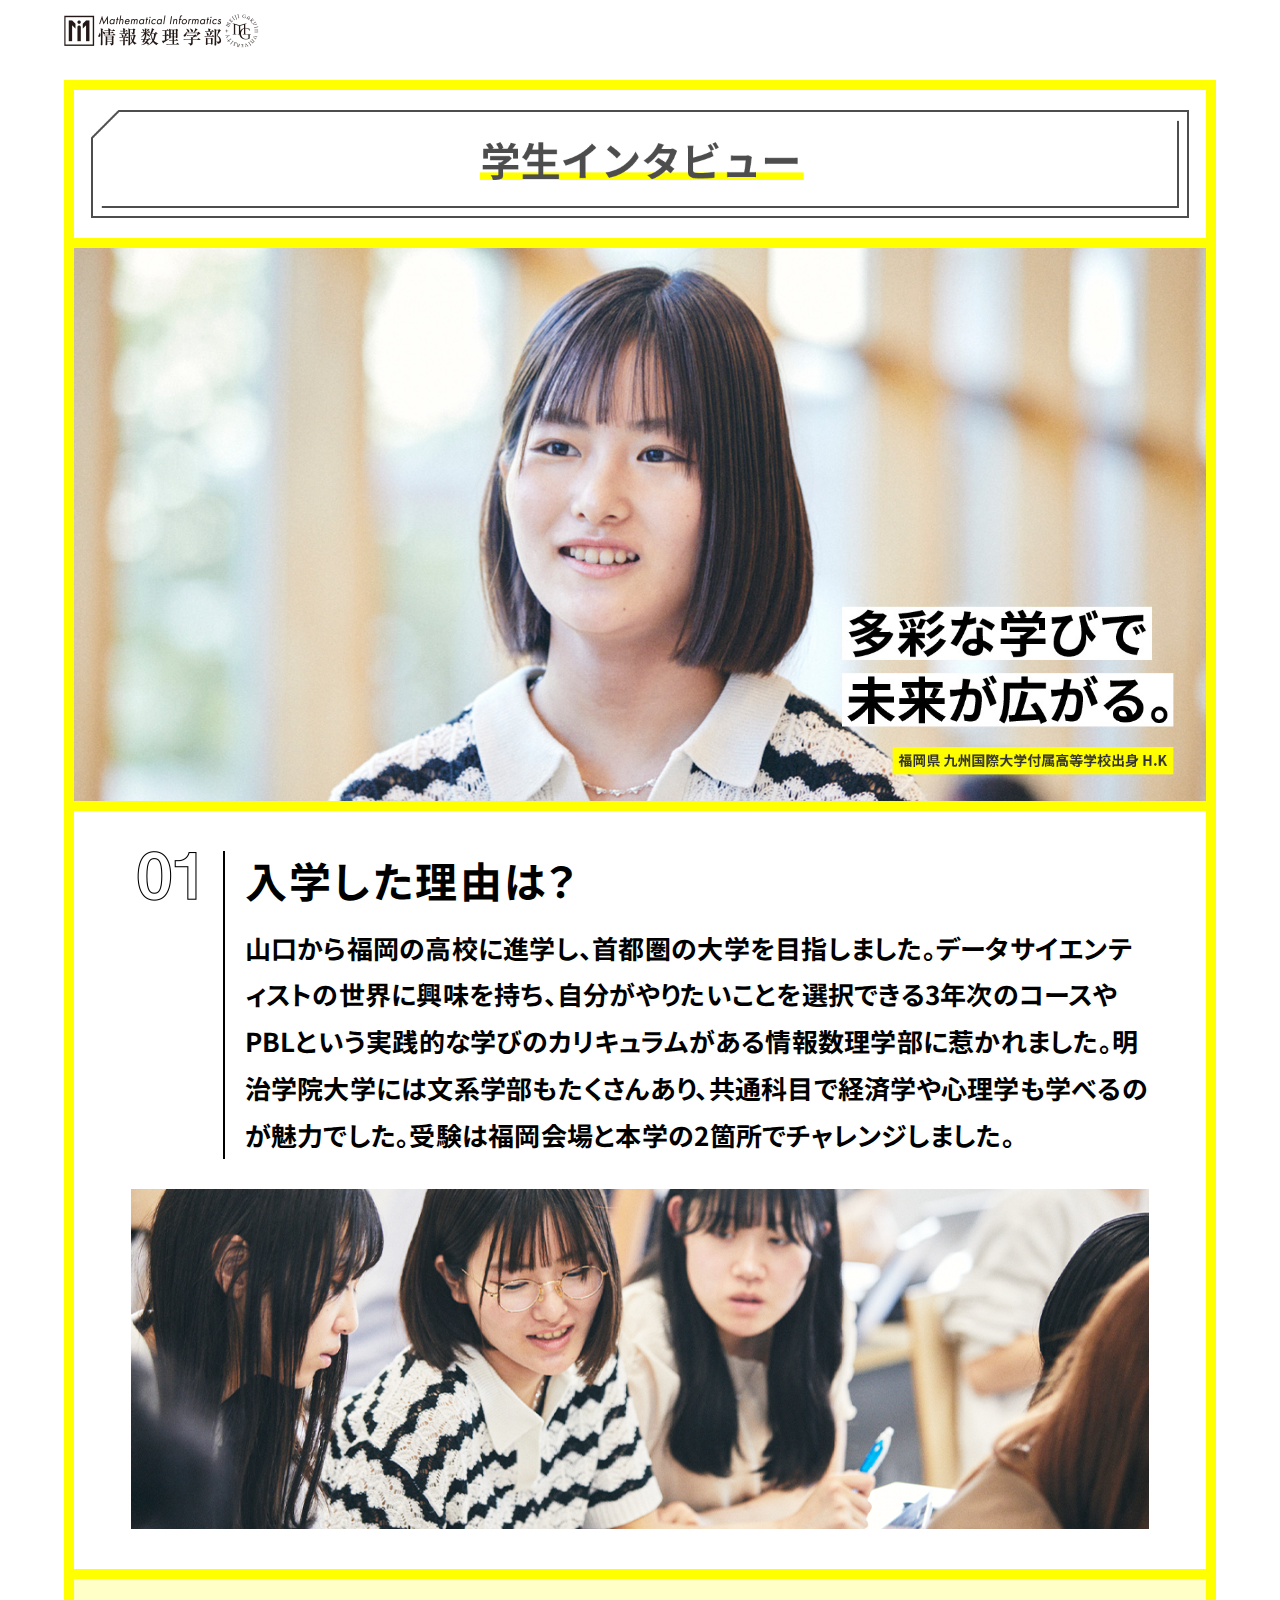
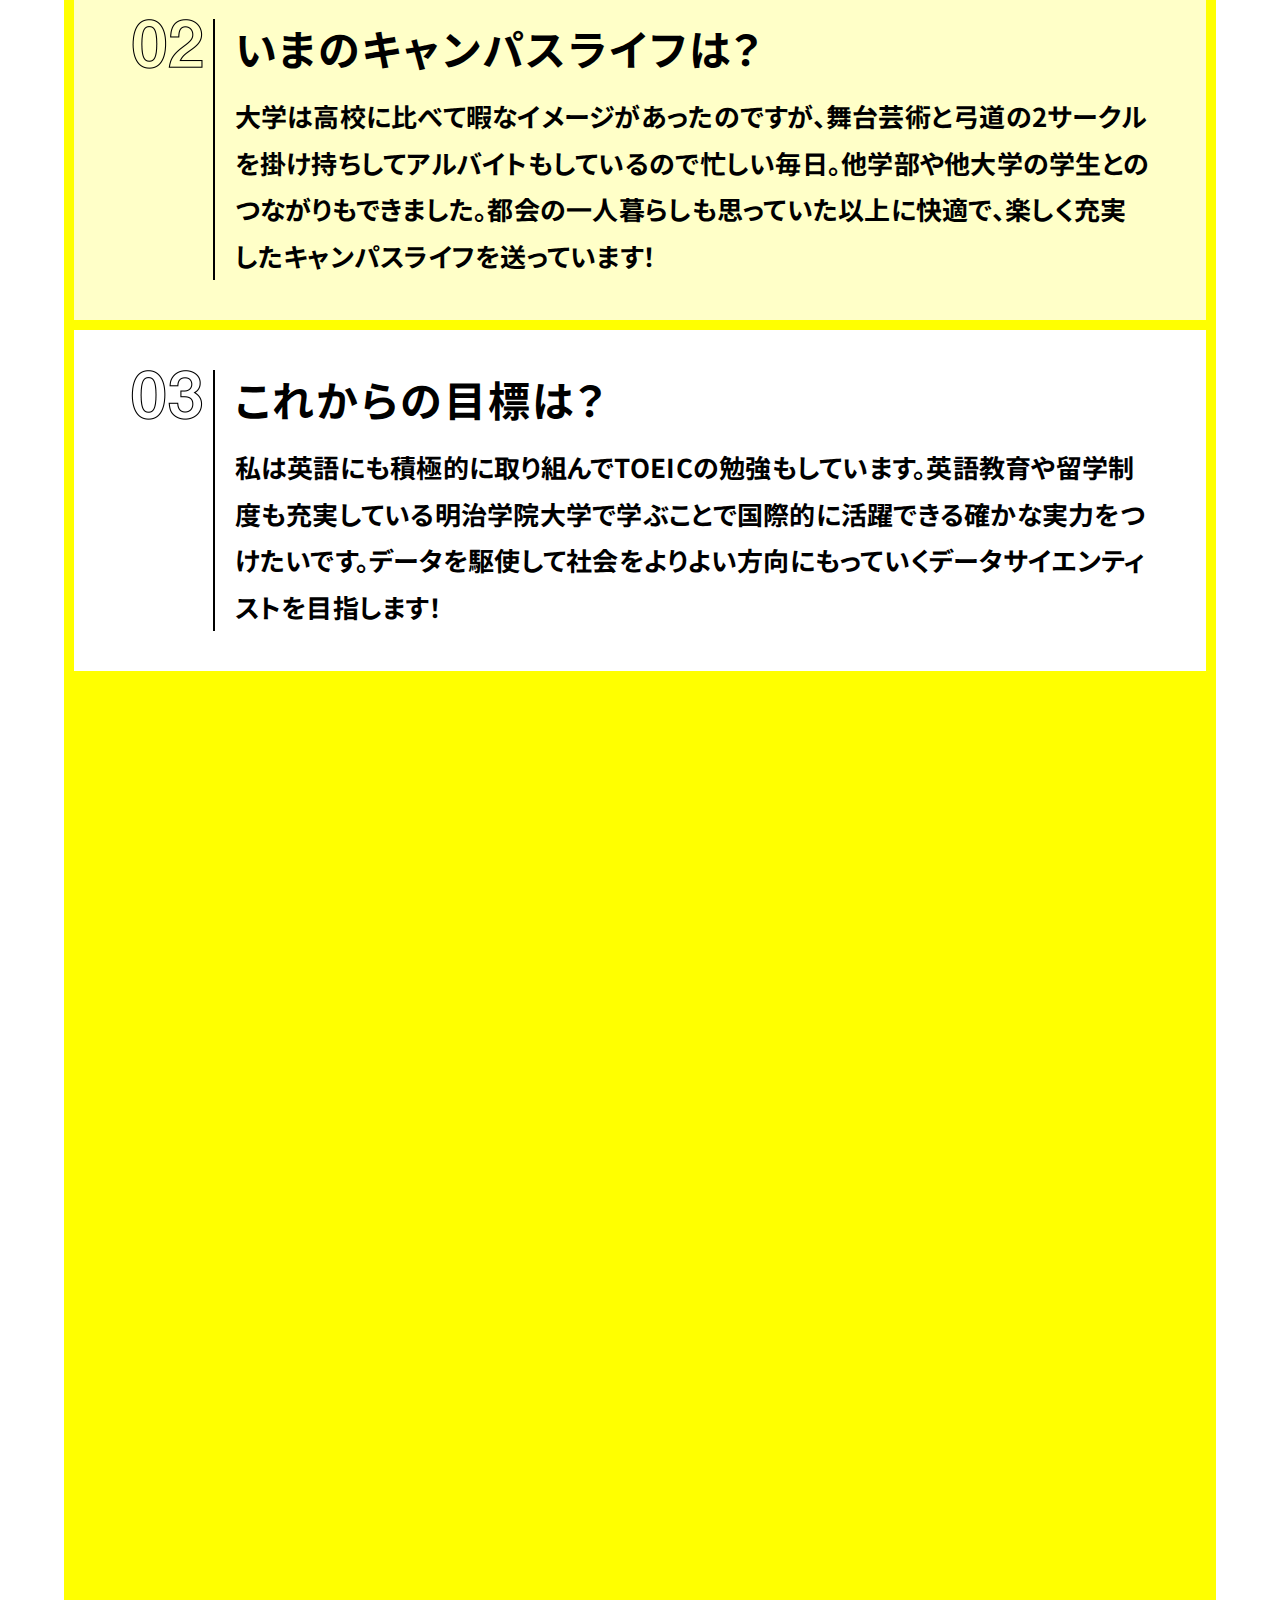
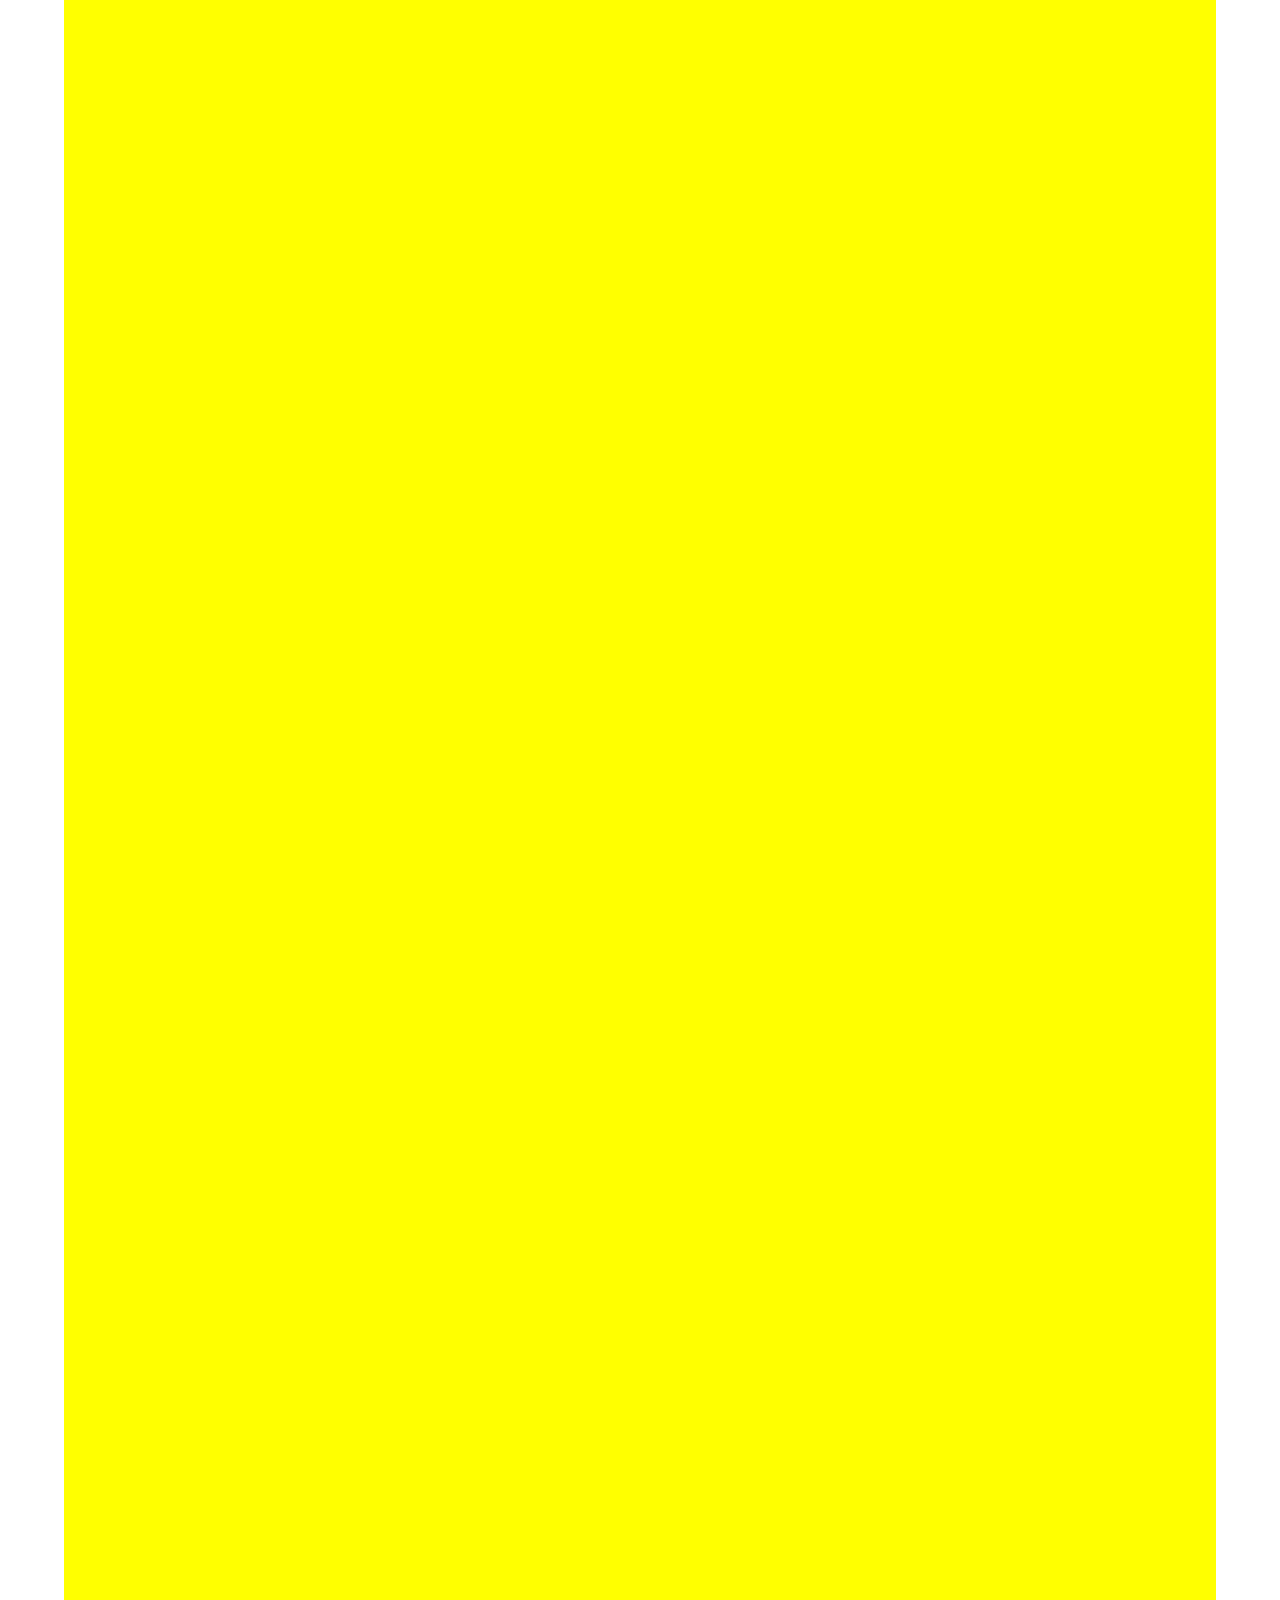
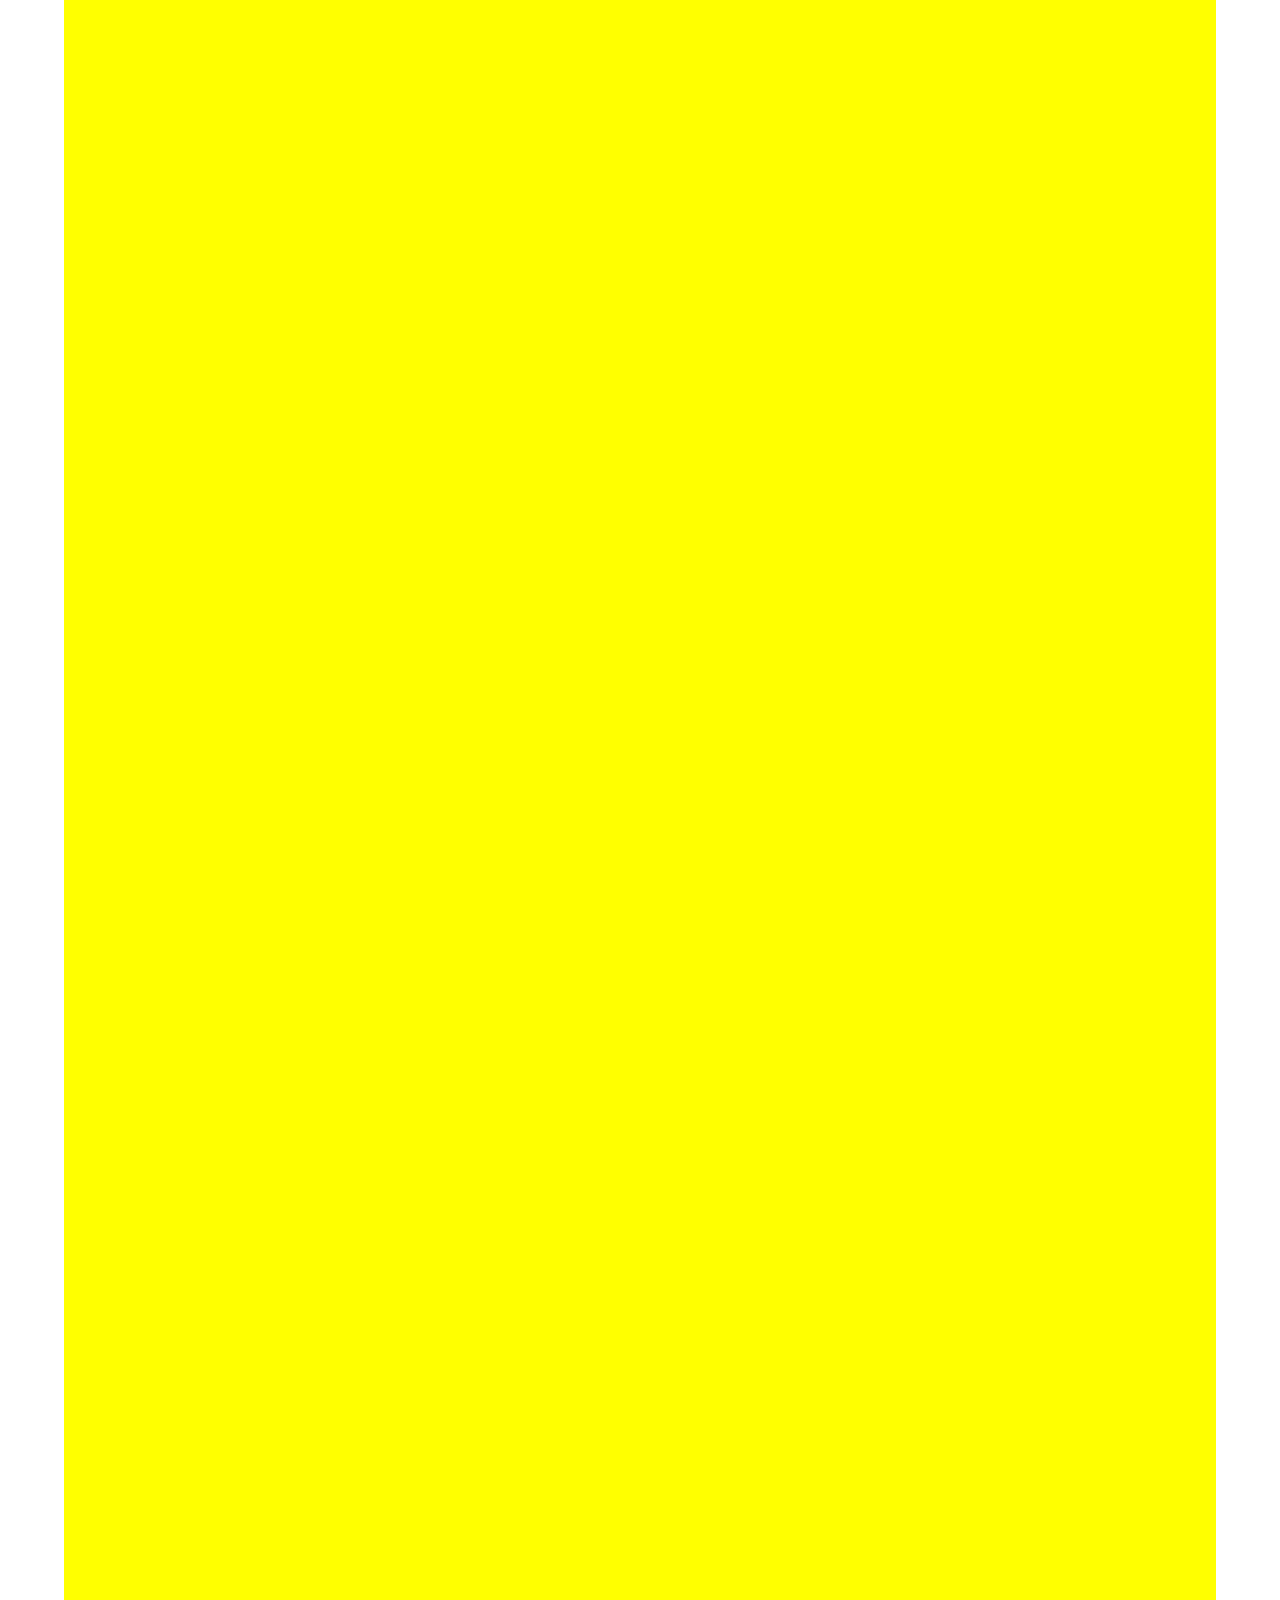
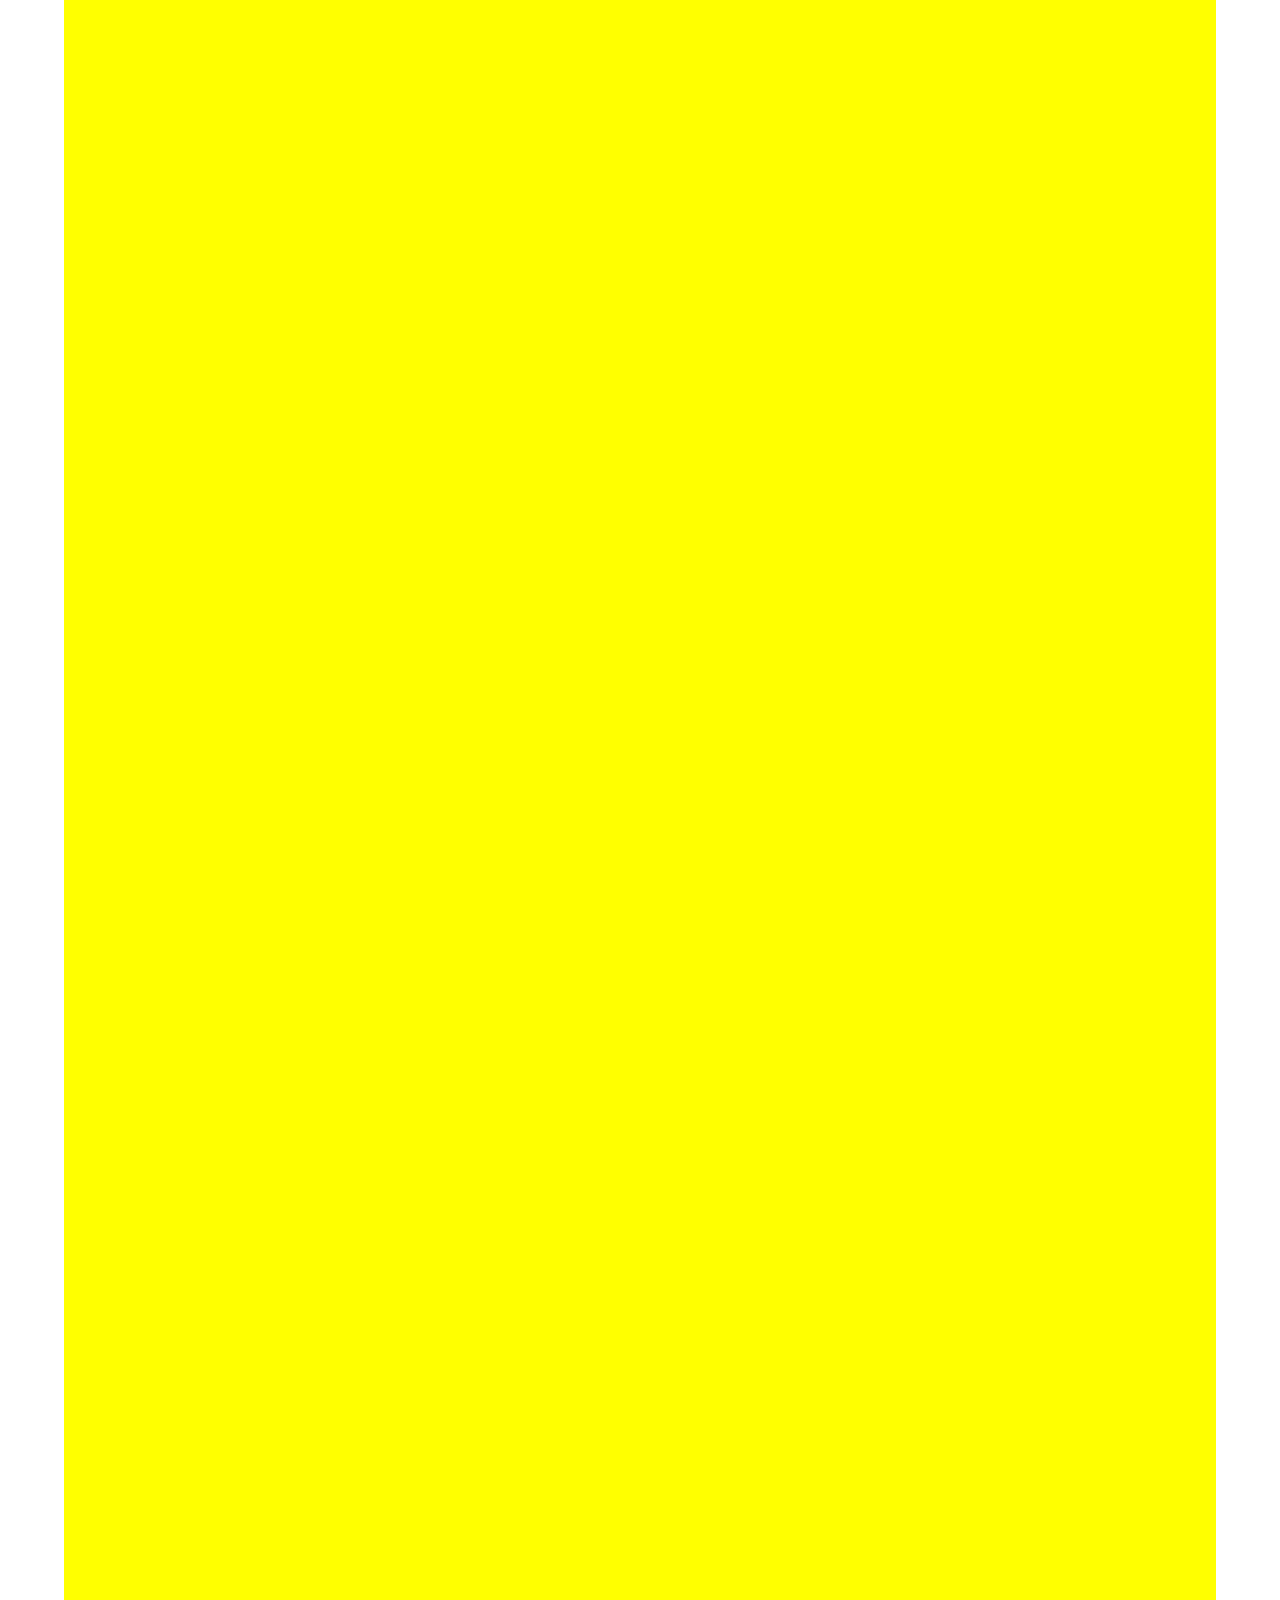
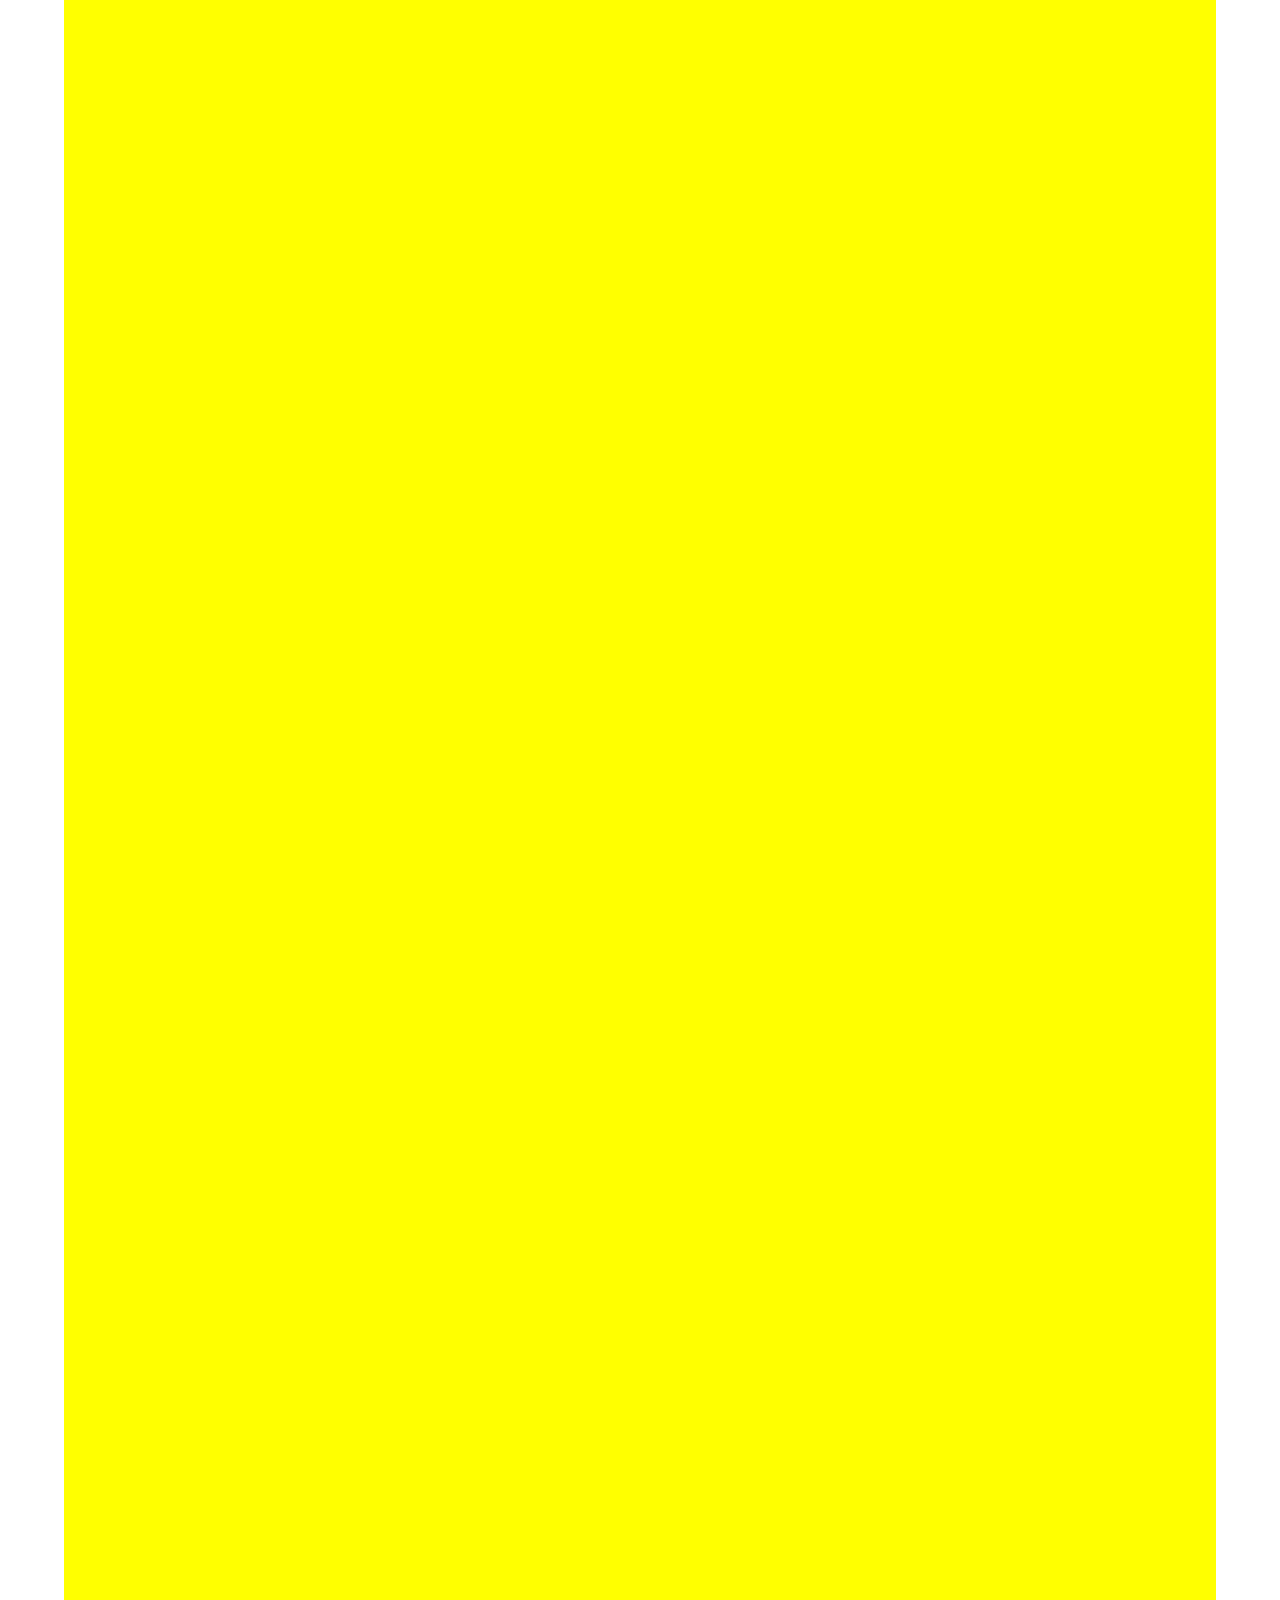
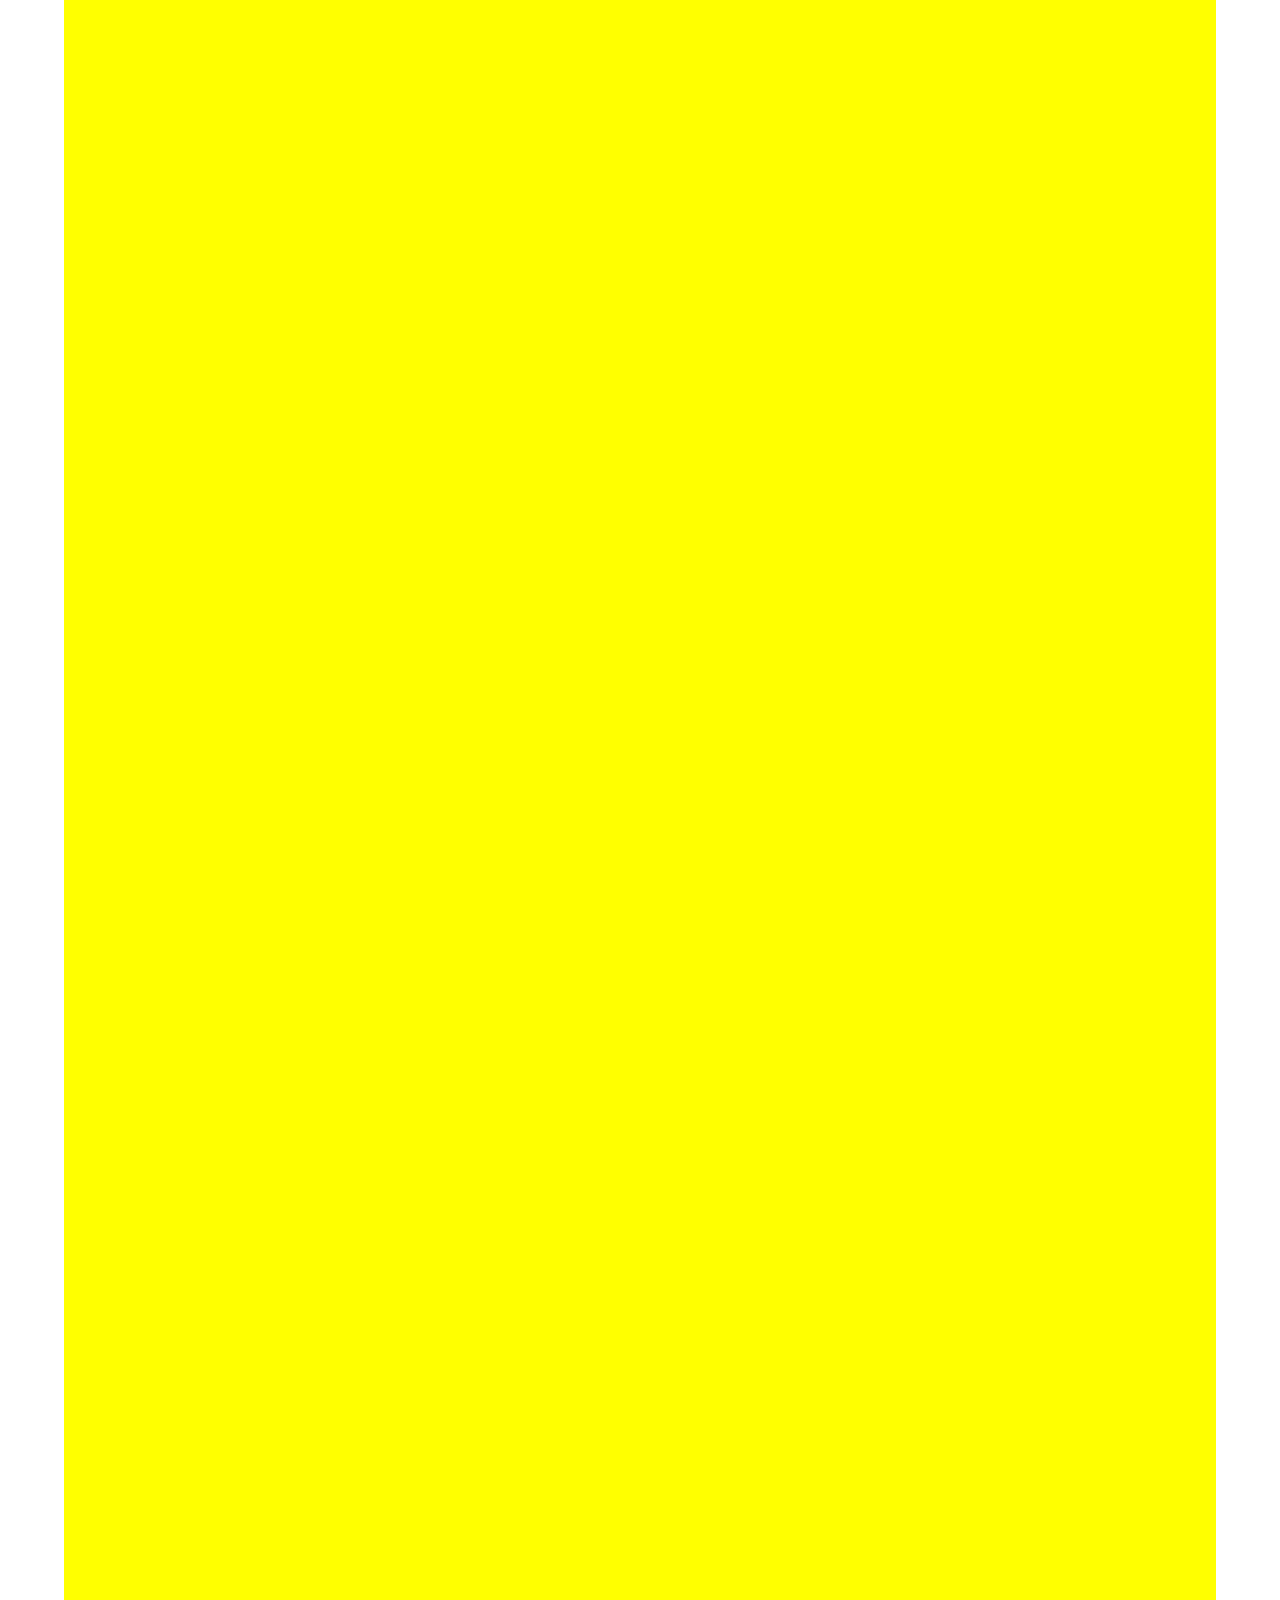
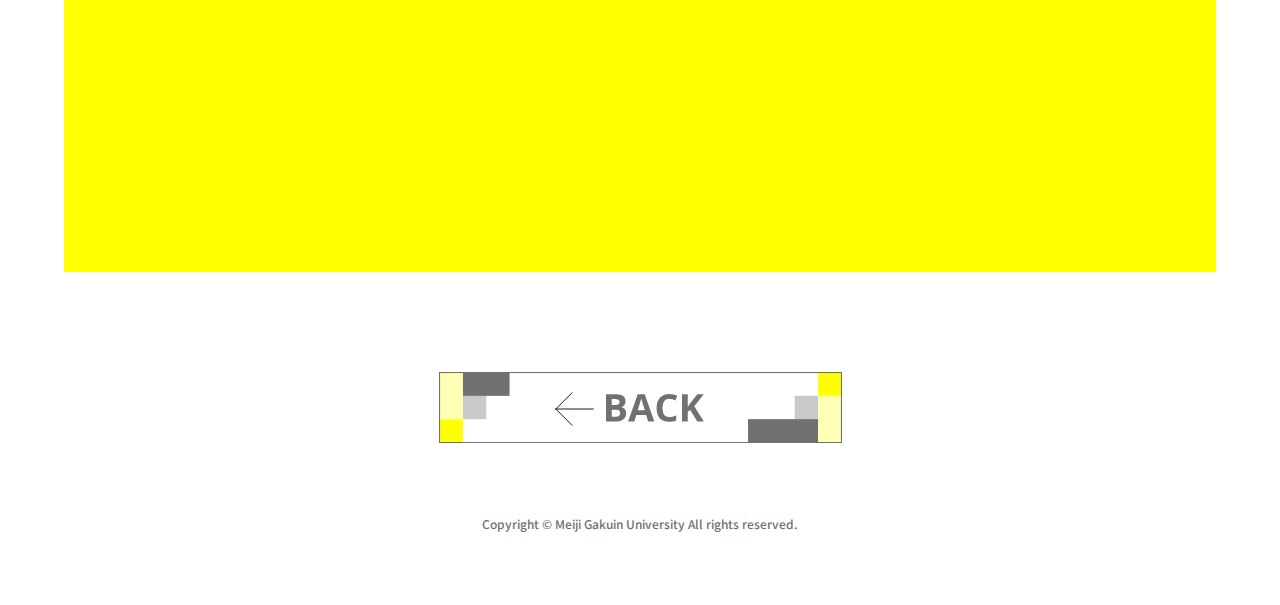
<file: interview/index.html>
<!doctype html>
<html lang="ja">

<head>
	<meta charset="utf-8">
	<meta name="viewport" content="width=device-width, initial-scale=1, maximum-scale=1">
	<meta name="format-detection" content="telephone=no">
	<title>学生インタビュー｜明治学院大学 情報数理学部 情報数理学科　情報と数理の力で人が主役のAI社会を創る。</title>
	<meta name="description"
		content="学生インタビュー｜明治学院大学 情報数理学部の学びと研究を紹介するページです。3つのコース、人と社会に役立つ学びと研究、卒業後の進路、情報と数理のつながり、授業紹介、Q&Aを掲載。" />
	<meta name="keywords" content="明治学院大学,情報数理学部,情報数理学科,情報と数理の力で人が主役のAI社会を創る。" />
	<link
		href="https://fonts.googleapis.com/css2?family=Noto+Sans+JP:wght@100;300;400;500;700;900&family=Source+Sans+Pro:wght@200;300;400;600;700;900&display=swap"
		rel="stylesheet">
	<link href="https://fonts.googleapis.com/css2?family=Source+Sans+Pro:wght@400;600;700;900&display=swap"
		rel="stylesheet">
	<!-- ogp -->
	<meta property="og:title" content="学生インタビュー｜明治学院大学 情報数理学部 情報数理学科　情報と数理の力で人が主役のAI社会を創る。" />
	<meta property="og:type" content="article" />
	<meta property="og:url" content="http://mathinfo.meijigakuin.ac.jp/interview/" />
	<meta property="og:image" content="http://mathinfo.meijigakuin.ac.jp/assets/images/ogp.jpg" />
	<meta property="og:site_name" content="学生インタビュー｜明治学院大学 情報数理学部 情報数理学科　情報と数理の力で人が主役のAI社会を創る。" />
	<meta property="og:description"
		content="学生インタビュー｜明治学院大学 情報数理学部の学びと研究を紹介するページです。3つのコース、人と社会に役立つ学びと研究、卒業後の進路、情報と数理のつながり、授業紹介、Q&Aを掲載。" />
	<!-- twitter -->
	<meta name="twitter:card" content="summary" />
	<meta name="twitter:description"
		content="学生インタビュー｜明治学院大学 情報数理学部の学びと研究を紹介するページです。3つのコース、人と社会に役立つ学びと研究、卒業後の進路、情報と数理のつながり、授業紹介、Q&Aを掲載。" />
	<meta name="twitter:title" content="明治学院大学 情報数理学部 情報数理学科　情報と数理の力で人が主役のAI社会を創る。" />
	<meta name="twitter:image" content="http://mathinfo.meijigakuin.ac.jp/assets/images/ogp.jpg" />
	<!--  ファビコン -->
	<link rel="icon" href="../assets/images/favicon.ico" />
	<link rel="stylesheet" type="text/css" href="./css/common.css" media="all">
	<link rel="stylesheet" type="text/css" href="./css/index.css" media="all">
	<!-- Google tag (gtag.js) -->
	<script async src="https://www.googletagmanager.com/gtag/js?id=G-S489SLGFNE"></script>
	<script>
		window.dataLayer = window.dataLayer || [];
		function gtag() { dataLayer.push(arguments); }
		gtag('js', new Date());

		gtag('config', 'G-S489SLGFNE');
	</script>

</head>

<body>
	<div id="wrap">
		<header id="header">
			<figure><a href="https://jpn01.safelinks.protection.outlook.com/?url=https%3A%2F%2Fwww.meijigakuin.ac.jp%2Facademics%2Ffaculty%2Fmathematical_informatics%2F&data=05%7C02%7Ckira%40shinken-ad.co.jp%7C60c19920262e4b76528508dca66dd326%7Cca1473be1eea4559b0baea858e929bdf%7C0%7C0%7C638568237824857451%7CUnknown%7CTWFpbGZsb3d8eyJWIjoiMC4wLjAwMDAiLCJQIjoiV2luMzIiLCJBTiI6Ik1haWwiLCJXVCI6Mn0%3D%7C0%7C%7C%7C&sdata=9pMNVfdM9bDDkd0oV%2Fhi%2BqZ6QJRo4ixqFWcfhJEcQ9U%3D&reserved=0" target="_blank"><img src="./image/hd_logo.png" alt="情報数理学部"></a></figure>
			<!-- header -->
		</header>

		<main id="container">

			<h1 class="mainttl">
				<picture>
					<source srcset="./image/maintitle_sp.png" media="(max-width: 768px)" />
					<img src="./image/maintitle.png" alt="学生インタビュー">
				</picture>
			</h1>

			<section id="sec01" class="interviewbox">

				<figure class="mainImage">
					<picture>
						<source srcset="./image/sec01_mainimage_sp.png" media="(max-width: 768px)" />
						<img src="./image/sec01_mainimage.jpg" alt="多彩な学びで未来が広がる。 福岡県 九州国際大学付属高等学校出身 H.K">
					</picture>
				</figure>

				<div class="gridBox">

					<div class="div01 interviewText">

						<div class="questionFlex">

							<h2 class="questionNumber"><img src="./image/interview_number_01.png" alt="01"></h2>

							<dl class="questionContent">

								<dt>入学した理由は？</dt>
								<dd>
									<p>山口から福岡の高校に進学し、首都圏の大学を目指しました。データサイエンティストの世界に興味を持ち、自分がやりたいことを選択できる3年次のコースやPBLという実践的な学びのカリキュラムがある情報数理学部に惹かれました。明治学院大学には文系学部もたくさんあり、共通科目で経済学や心理学も学べるのが魅力でした。受験は福岡会場と本学の2箇所でチャレンジしました。
									</p>
								</dd>

							</dl>

						</div>

						<figure>
							<picture>
								<source srcset="./image/sec01_questionimage_01_sp.png" media="(max-width: 768px)" />
								<img src="./image/sec01_questionimage_01.png" alt="キャンパスのイメージ写真">
							</picture>
						</figure>
						<!-- div01 -->
					</div>

					<div class="gridContainer">

						<div class="div02 interviewText yellow">

						<div class="questionFlex">

							<h2 class="questionNumber"><img src="./image/interview_number_02.png" alt="02"></h2>

							<dl class="questionContent">

								<dt>いまの<span class="ib">キャンパスライフは？</span></dt>
								<dd>
									<p>大学は高校に比べて暇なイメージがあったのですが、舞台芸術と弓道の2サークルを掛け持ちしてアルバイトもしているので忙しい毎日。他学部や他大学の学生とのつながりもできました。都会の一人暮らしも思っていた以上に快適で、楽しく充実したキャンパスライフを送っています！
									</p>
								</dd>

							</dl>

						</div>
						<!-- div02 -->
					</div>

					<div class="div03 interviewText">

						<div class="questionFlex">

							<h2 class="questionNumber"><img src="./image/interview_number_03.png" alt="03"></h2>

							<dl class="questionContent">

								<dt>これからの目標は？</dt>
								<dd>
									<p>私は英語にも積極的に取り組んでTOEICの勉強もしています。英語教育や留学制度も充実している明治学院大学で学ぶことで国際的に活躍できる確かな実力をつけたいです。データを駆使して社会をよりよい方向にもっていくデータサイエンティストを目指します！
									</p>
								</dd>

							</dl>

						</div>
						<!-- div03 -->
					</div>

					</div>

					<!-- gridBox -->
				</div>

				<!-- sec01 -->
			</section>

			<section id="sec02" class="interviewbox">

				<figure class="mainImage">
					<picture>
						<source srcset="./image/sec02_mainimage_sp.png" media="(max-width: 768px)" />
						<img src="./image/sec02_mainimage.jpg" alt="文系出身でもコンピュータがとことん学べる！ 東京都 明治学院東村山高等学校出身 S.Y">
					</picture>
				</figure>

				<div class="gridBox">

					<div class="div01 interviewText yellow">

						<div class="questionFlex">

							<h2 class="questionNumber"><img src="./image/interview_number_01.png" alt="01"></h2>

							<dl class="questionContent">

								<dt>好きな授業は？</dt>
								<dd>
									<p>「コンピュータとクラウドシステム」の課題を通じて現代のコンピュータシステムやソフトウェアについて深く知ることができました。パソコンで部活の資料を作成する機会があったのですが、以前よりPCもソフトも上手に使いこなせるようになっていました。今までできなかったことができるようになる実感が得られました！</p>
								</dd>

							</dl>

						</div>
						<!-- div01 -->
					</div>

					<div class="gridContainer">

						<div class="div02 interviewText">

							<div class="questionFlex">
	
								<h2 class="questionNumber"><img src="./image/interview_number_02.png" alt="02"></h2>
	
								<dl class="questionContent">
	
									<dt>授業以外で<span class="ib">がんばっていることは？</span></dt>
									<dd>
										<p>高校から続けてきたラクロス部に入って全国制覇を目指しています。土日を含む週5日の練習があるので学業との両立が大変だけど、メリハリをつけた生活を心がけ、チームの守護神として頼られる全国No.1ゴーリー（ゴールキーパー）になって活躍したいです。
										</p>
										<figure class="pcBl"><img src="./image/sec02_questionimage_01.png" alt="ラクロス部のイメージ写真"></figure>
									</dd>
	
								</dl>
	
							</div>
	
							<figure class="spBl"><img src="./image/sec02_questionimage_01_sp.png" alt="ラクロス部のイメージ写真"></figure>
	
							<!-- div02 -->
						</div>
	
						<div class="div03 interviewText">
	
							<div class="questionFlex">
	
								<h2 class="questionNumber"><img src="./image/interview_number_03.png" alt="03"></h2>
	
								<dl class="questionContent">
	
									<dt>学部の魅力は？</dt>
									<dd>
										<p>高校時代より数学の内容は深くなりますが、先生や友達がしっかりサポートしてくれるので文系出身でもがんばればなんとかなります！今後さらに重要になっていくコンピュータをとことん学べるのが情報数理学部。数理の基礎から学べ、専門的な学びへと進めるのでこれからがとても楽しみです。
										</p>
									</dd>
	
								</dl>
	
							</div>
							<!-- div03 -->
						</div>

					</div>

					<!-- gridBox -->
				</div>

				<!-- sec02 -->
			</section>

			<section id="sec03" class="interviewbox">

				<figure class="mainImage">
					<picture>
						<source srcset="./image/sec03_mainimage_sp.png" media="(max-width: 768px)" />
						<img src="./image/sec03_mainimage.jpg" alt="最先端の情報技術で、目に見える形で社会に貢献したい！ 神奈川県 洗足学園高等学校出身 F.K">
					</picture>
				</figure>

				<div class="gridBox">

					<div class="div01 interviewText">

						<div class="questionFlex">

							<h2 class="questionNumber"><img src="./image/interview_number_01.png" alt="01"></h2>

							<dl class="questionContent">

								<dt>興味深い学びは？</dt>
								<dd>
									<p>使用が制限されている大学もあるChatGPTをあえて使う課題が出ました。テーマは「ChatGPTには解けない問題を考える」。万能なイメージがある生成AIですが、計算の桁を間違えたり、なぞなぞが苦手だったりと、できないこともたくさんあることがわかりました。あまりに楽しく、レポート提出ぎりぎりまでのめり込みました。
									</p>
								</dd>

							</dl>

						</div>
						<!-- div01 -->
					</div>

					<div class="div02 interviewText">

						<div class="questionFlex">

							<h2 class="questionNumber"><img src="./image/interview_number_02.png" alt="02"></h2>

							<dl class="questionContent">

								<dt>大学での数学の勉強は？</dt>
								<dd>
									<p>行列の問題はとても面白く、パズルのように解けて、高校では感じられなかった数学の面白さに出会えました。数Ⅲを取っていなかったため、微分積分が必要となる解析学を難しく感じていますが、先生との距離がとても近いので、わからない点もすぐに解決できる安心感があります。
									</p>
									<figure class="pcBl"><img src="./image/sec03_questionimage_01.png" alt="大学での数学のイメージ写真"></figure>
								</dd>

							</dl>

						</div>
						<figure class="spBl"><img src="./image/sec03_questionimage_01_sp.png" alt="大学での数学のイメージ写真"></figure>
						<!-- div02 -->
					</div>

					<div class="div03 interviewText yellow">

						<div class="questionFlex">

							<h2 class="questionNumber"><img src="./image/interview_number_03.png" alt="03"></h2>

							<dl class="questionContent">

								<dt>将来の目標は？</dt>
								<dd>
									<p>私たちが学ぶ情報数理の世界では、ここ数年で急に注目を集めているChatGPTのように、これまでにない新しいものがどんどん出てきています。私は以前から経営学にも興味がありましたが、経営学に情報の最先端の技術を組み合わせることで、目に見える形で社会に貢献できる“何か”を生み出すのが将来の目標です！
									</p>
								</dd>

							</dl>

						</div>
						<!-- div03 -->
					</div>
					<!-- gridBox -->
				</div>

				<!-- sec03 -->
			</section>

			<section id="sec04" class="interviewbox">

				<figure class="mainImage">
					<picture>
						<source srcset="./image/sec04_mainimage_sp.png" media="(max-width: 768px)" />
						<img src="./image/sec04_mainimage.jpg" alt="学びもサークルも、充実した大学生活。 神奈川県 光陵高等学校出身 I.A">
					</picture>
				</figure>

				<div class="gridBox">

					<div class="gridContainer">

						<div class="div01 interviewText yellow">

							<div class="questionFlex">
	
								<h2 class="questionNumber"><img src="./image/interview_number_01.png" alt="01"></h2>
	
								<dl class="questionContent">
	
									<dt>興味深い学びは？</dt>
									<dd>
										<p>共通科目の授業の中で「Unity」というプラットフォームと「Blender」という3DCGソフトを使ったゲーム開発を勧められ、3ヶ月ほどで完成・発表することができました。将来やりたいことに直結するような課題だったのでワクワクしながら取り組めました！
										</p>
									</dd>
	
								</dl>
	
							</div>
							<!-- div01 -->
						</div>
	
						<div class="div02 interviewText">
	
							<div class="questionFlex">
	
								<h2 class="questionNumber"><img src="./image/interview_number_02.png" alt="02"></h2>
	
								<div class="questionContentFlex">
	
									<dl class="questionContent">
	
										<dt>情報数理学部の<span class="ib">魅力は？</span></dt>
										<dd>
											<p>情報数理学部は少人数なので手厚い指導が受けられ、学びの自由度も高いのが魅力です。難しい課題はみんなで教え合うなど団結力も感じられます。高いモチベーションでプログラムを書きまくるって、超かっこよくないですか!?
												新しい校舎で一緒にピコピコやりましょう！</p>
										</dd>
	
									</dl>
									<figure class="pcBl"><img src="./image/sec04_questionimage_01.png" alt="情報数理学部のイメージ写真"></figure>
	
								</div>
	
							</div>
							<figure class="spBl"><img src="./image/sec04_questionimage_01_sp.png" alt="情報数理学部のイメージ写真"></figure>
							<!-- div02 -->
						</div>

					</div>

					<div class="div03 interviewText">

						<div class="questionFlex">

							<h2 class="questionNumber"><img src="./image/interview_number_03.png" alt="03"></h2>

							<dl class="questionContent">

								<dt>サークルには<br class="pcIn">入った？</dt>
								<dd>
									<p>「チェリーズ」というバレーボールサークルに入りました。チェリーズは総勢300人、1年生だけで140人もいるので他学部の友達もたくさんできます。<br>その一方で、学部の一期生なので先輩がおらず、どこに顔を出してもちょっと浮いてしまいます。後輩にはそんなことが起こらないよう、私たちがしっかりサポートしていきます！
									</p>
								</dd>

							</dl>

						</div>
						<!-- div03 -->
					</div>
					<!-- gridBox -->
				</div>

				<!-- sec04 -->
			</section>

			<section id="sec05" class="interviewbox">

				<figure class="mainImage">
					<picture>
						<source srcset="./image/sec05_mainimage_sp.png" media="(max-width: 768px)" />
						<img src="./image/sec05_mainimage.jpg" alt="少人数でアットホームな学部。 神奈川県 光陵高等学校出身 K.K">
					</picture>
				</figure>

				<div class="gridBox">

					<div class="gridContainer">

						<div class="div01 interviewText">

							<div class="questionFlex">
	
								<h2 class="questionNumber"><img src="./image/interview_number_01.png" alt="01"></h2>
	
								<dl class="questionContent">
	
									<dt>情報数理学部の雰囲気は？</dt>
									<dd>
										<p>「真面目でいいやつ」がとても多いです。初日のオリエンテーションで意気投合した友達とカリキュラムの相談をしたり、数学の勉強を教え合ったりしています。テストがあれば点数を競うなど、いいライバル関係を保ちながら切磋琢磨しています。1学年80人なのでみんなと打ち解けられるのも魅力です。
										</p>
									</dd>
	
								</dl>
	
							</div>
							<!-- div01 -->
						</div>

						<div class="div03 interviewText yellow pcShow">

							<div class="questionFlex">

								<h2 class="questionNumber"><img src="./image/interview_number_03.png" alt="03"></h2>

								<dl class="questionContent">

									<dt>やってみたいことは？</dt>
									<dd>
										<p>まだほとんど知られていないカードゲームが友人たちの間で話題になっています。情報数理学部で学んだ知識や技術を駆使してスマホアプリにしたりマーケティング戦略を立てたりして、そのカードゲームをバズらせたいです。
										</p>
									</dd>

								</dl>

							</div>
							<!-- div03 -->
						</div>

					</div>

					<div class="div02 interviewText">

						<div class="questionFlex mb30">

							<h2 class="questionNumber"><img src="./image/interview_number_02.png" alt="02"></h2>

							<dl class="questionContent">

								<dt>授業以外で<span class="ib">がんばっていることは？</span></dt>
								<dd>
									<p>大学と地域の方々が交流する「戸塚まつり」の実行委員を務めました。当日はクイズ形式のスタンプラリーイベントを担当し、キャンパス内を走り回りました。他学部の学生や先輩とのつながりも生まれたのでチャレンジしてよかったです！
									</p>
								</dd>

							</dl>

						</div>

						<figure><img src="./image/sec05_questionimage_01.png" alt="戸塚まつりのイメージ写真"></figure>

						<!-- div02 -->
					</div>

					<div class="div03 interviewText yellow spShow">

						<div class="questionFlex">

							<h2 class="questionNumber"><img src="./image/interview_number_03.png" alt="03"></h2>

							<dl class="questionContent">

								<dt>やってみたいことは？</dt>
								<dd>
									<p>まだほとんど知られていないカードゲームが友人たちの間で話題になっています。情報数理学部で学んだ知識や技術を駆使してスマホアプリにしたりマーケティング戦略を立てたりして、そのカードゲームをバズらせたいです。
									</p>
								</dd>

							</dl>

						</div>
						<!-- div03 -->
					</div>
					<!-- gridBox -->
				</div>

				<!-- sec05 -->
			</section>

			<section id="data" class="interviewbox">

				<div class="gridBox">

					<div class="gridContainer">

						<div class="div01 interviewText">

							<div class="questionFlex">
	
								<div class="container-text">
	
									<h2><img src="./image/data_title.png" alt="Campus Data"></h2>
	
									<dl class="questionContent">
	
										<dt>情報数理学部１期生の<br>出身地域</dt>
										<dd>
											<p>2024年に入学した1期生は、半数が神奈川県。首都圏以外の地域では、東北から九州まで全国から集まっています。</p>
										</dd>
	
									</dl>
	
								</div>
								<figure class="container-graph"><img src="./image/data_graph_01.png" alt="情報数理学部の出身地域割合">
								</figure>
	
							</div>
	
							<!-- div01 -->
						</div>
	
						<div class="div02 interviewText">
							<picture>
								<source srcset="./image/data_mainimage_sp.jpg" media="(max-width: 768px)" />
								<img src="./image/data_mainimage.jpg" alt="情報数理学部のイメージ写真">
							</picture>
						</div>

					</div>

					<div class="div03 interviewText">

						<dl class="questionContent">

							<dt>明治学院大学の<br>学生数と男女比</dt>
							<dd>
								<p>男女比は学部ごとに違いますが、全体では女子がやや多い大学です。そのため、情報数理学部は一般的な理系・情報系の学部に比べて、女子の割合が大きい(約3割)のが特徴です。
								</p>
							</dd>

						</dl>

						<figure class="questionGraph alignCenter"><img src="./image/data_graph_02.png" alt="明治学院大学の男女比"></figure>

						<!-- div03 -->
					</div>

					<!-- gridBox -->
				</div>

				<!-- data -->
			</section>
			
			
			

		</main>
		<a href="../index.html" class="back_btn">
			<picture>
				<source srcset="./image/btn_back_sp.svg">
					<img src="./image/btn_back_pc.svg" alt="back">
			</picture>
		</a>
		<footer id="footer">
			<address>Copyright &copy; Meiji Gakuin University All rights reserved.</address>
			<!-- footer -->
		</footer>
		<!-- wrap -->
	</div>
	<script src="https://ajax.googleapis.com/ajax/libs/jquery/3.6.4/jquery.min.js"></script>
	<script type="text/javascript" src="./js/ScrollMagic.min.js"></script>
	<script type="text/javascript" src="./js/function.js"></script>
</body>

</html>
</file>
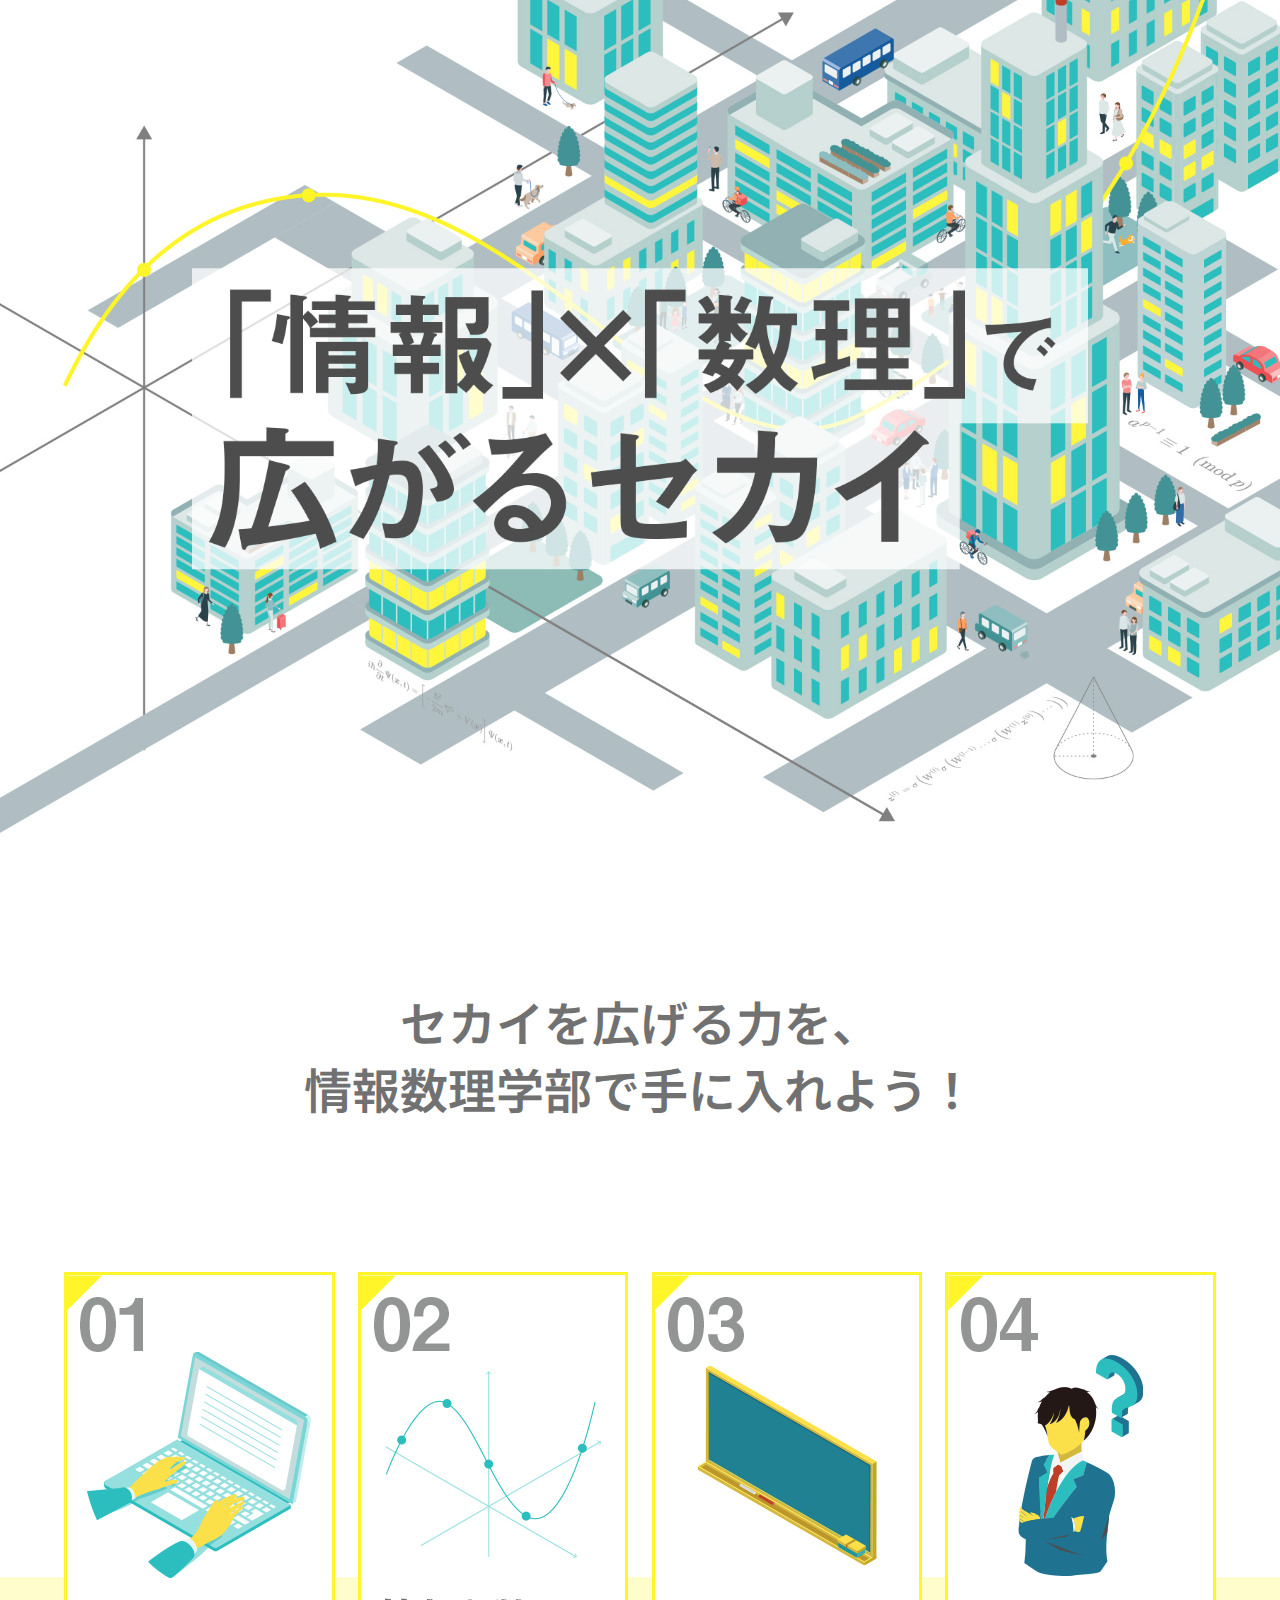
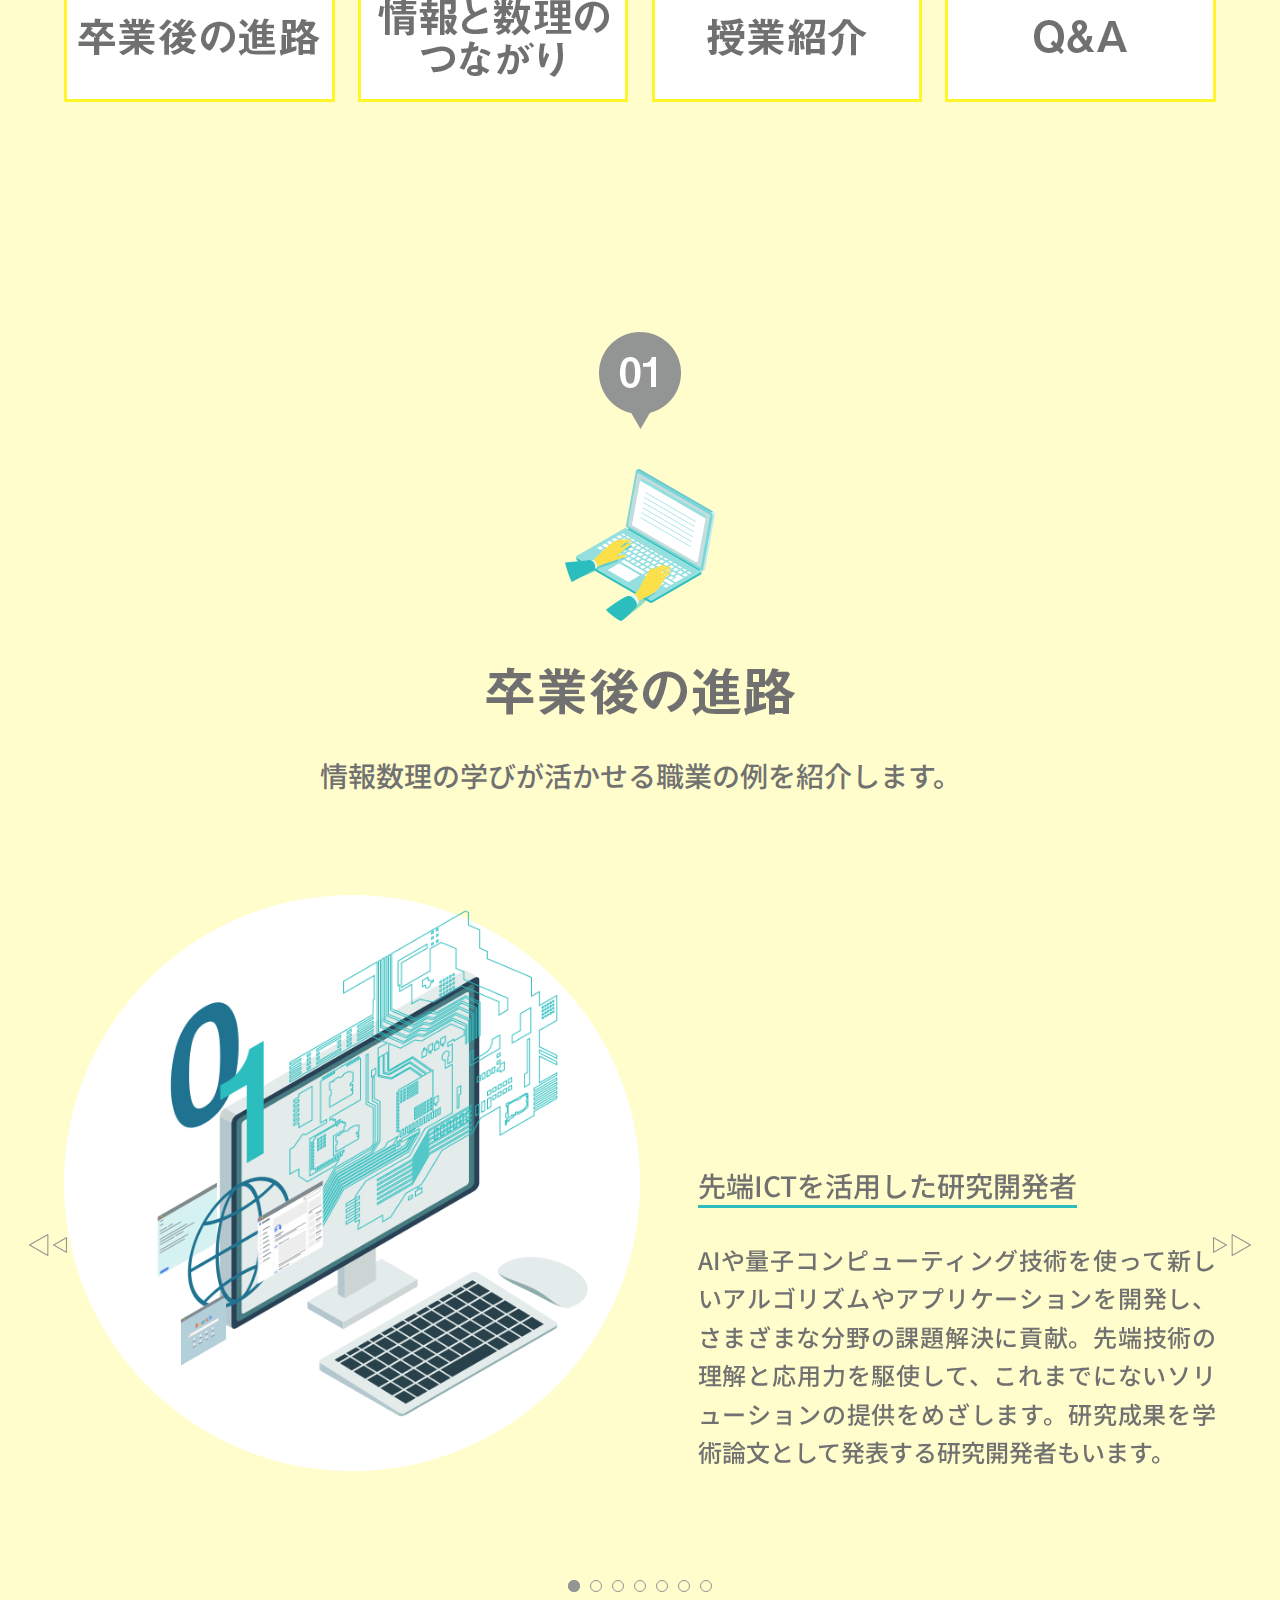
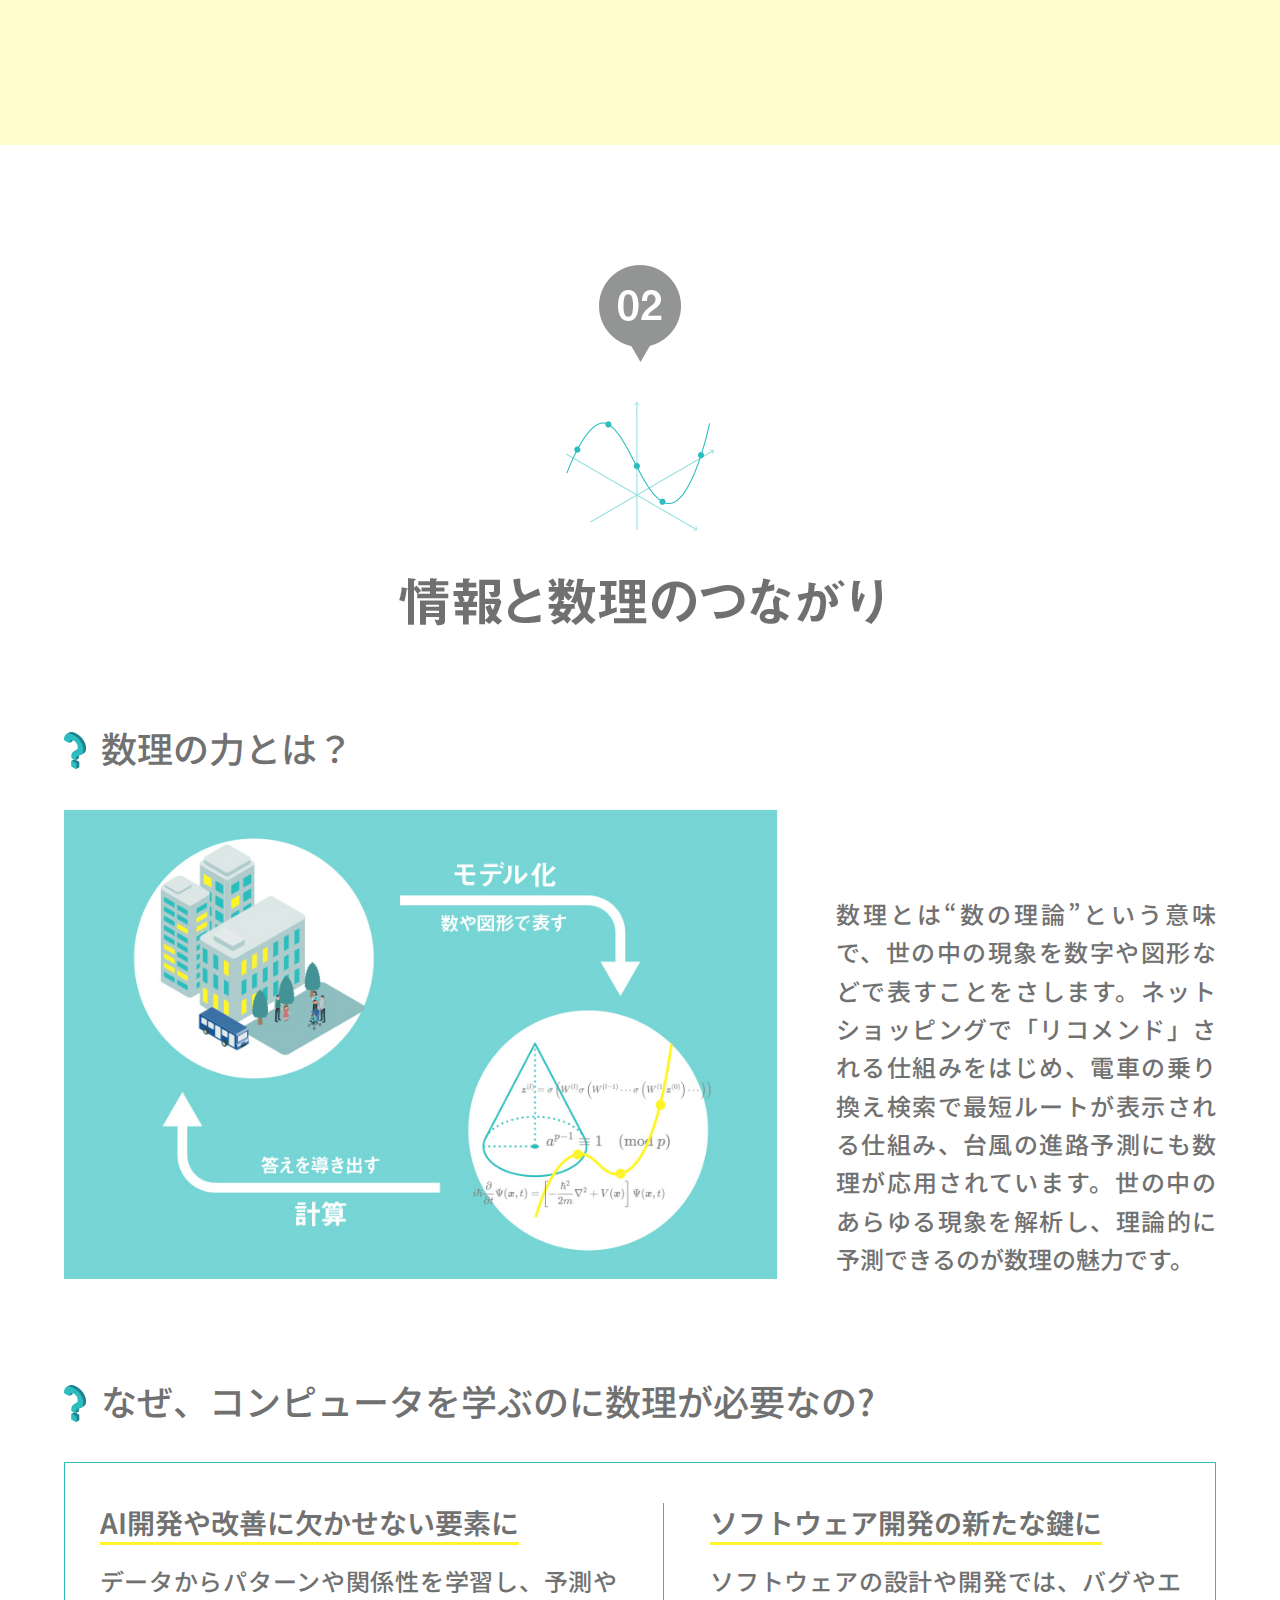
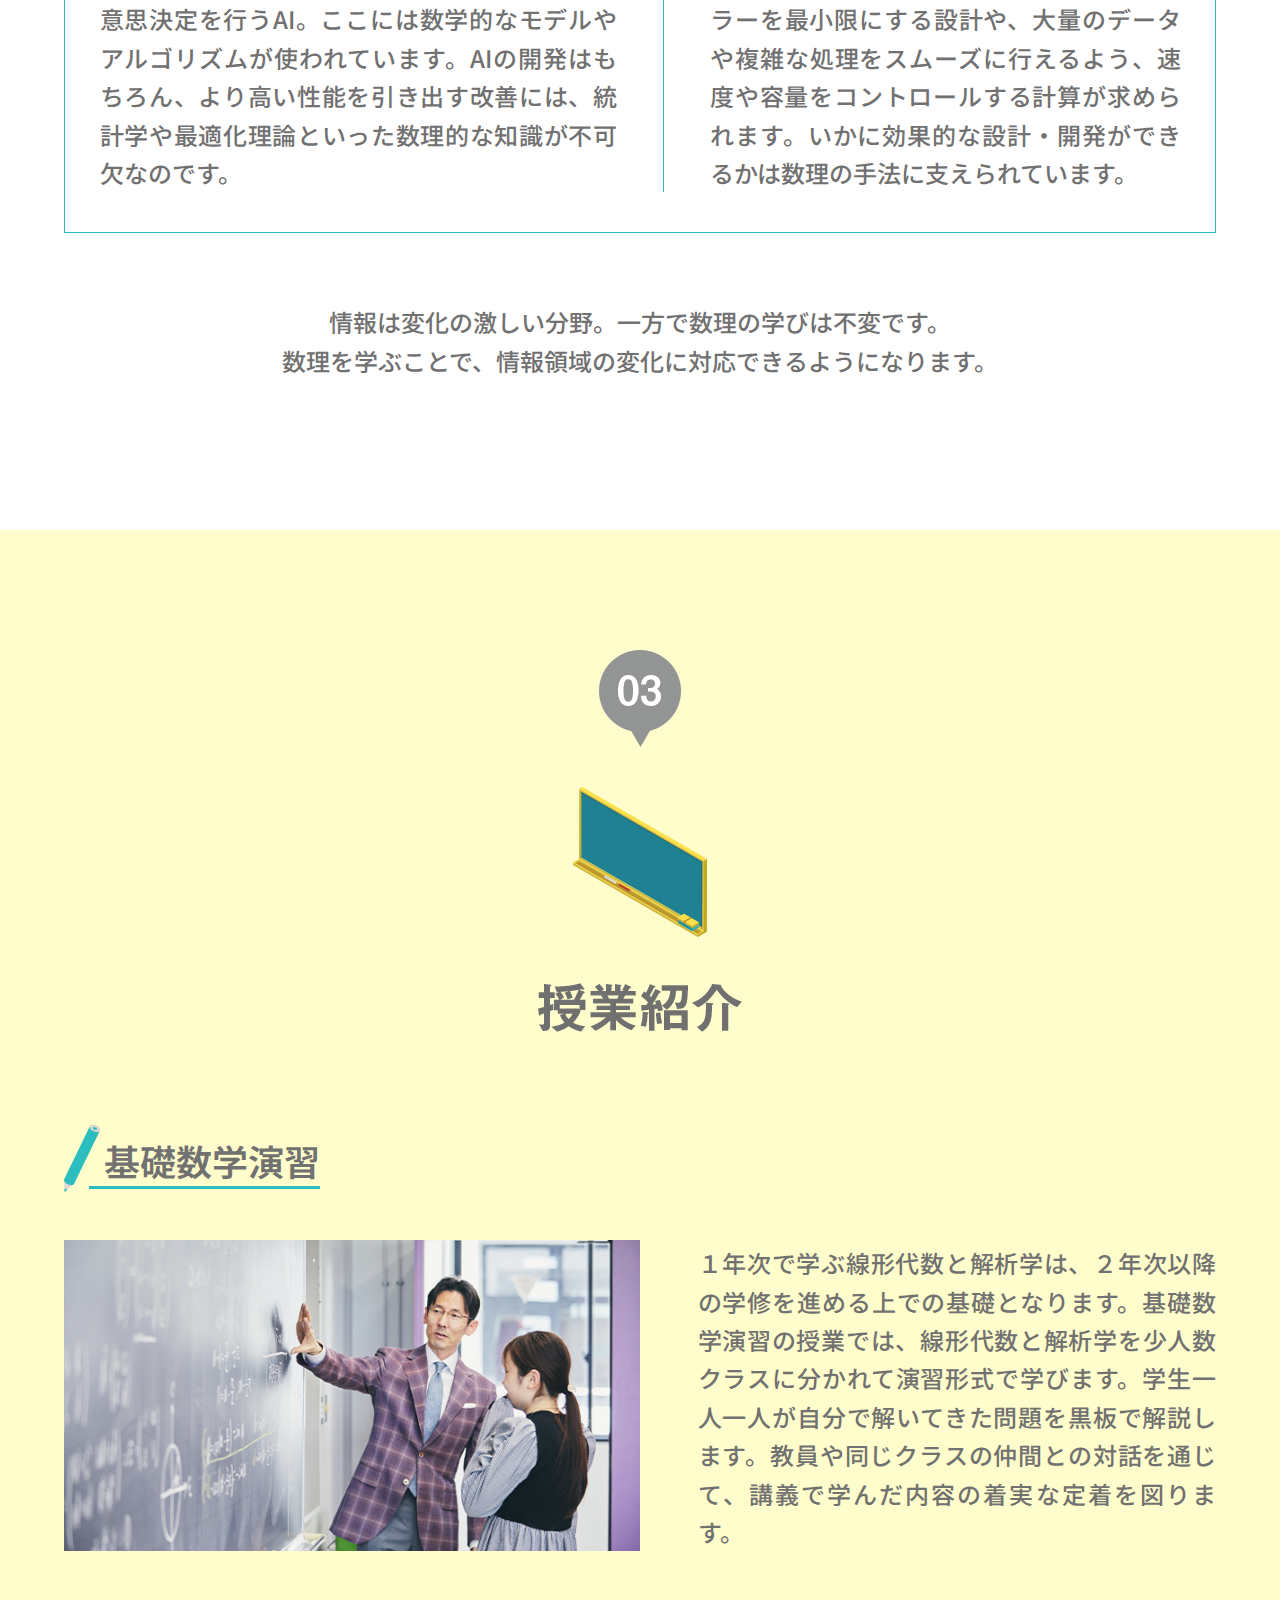
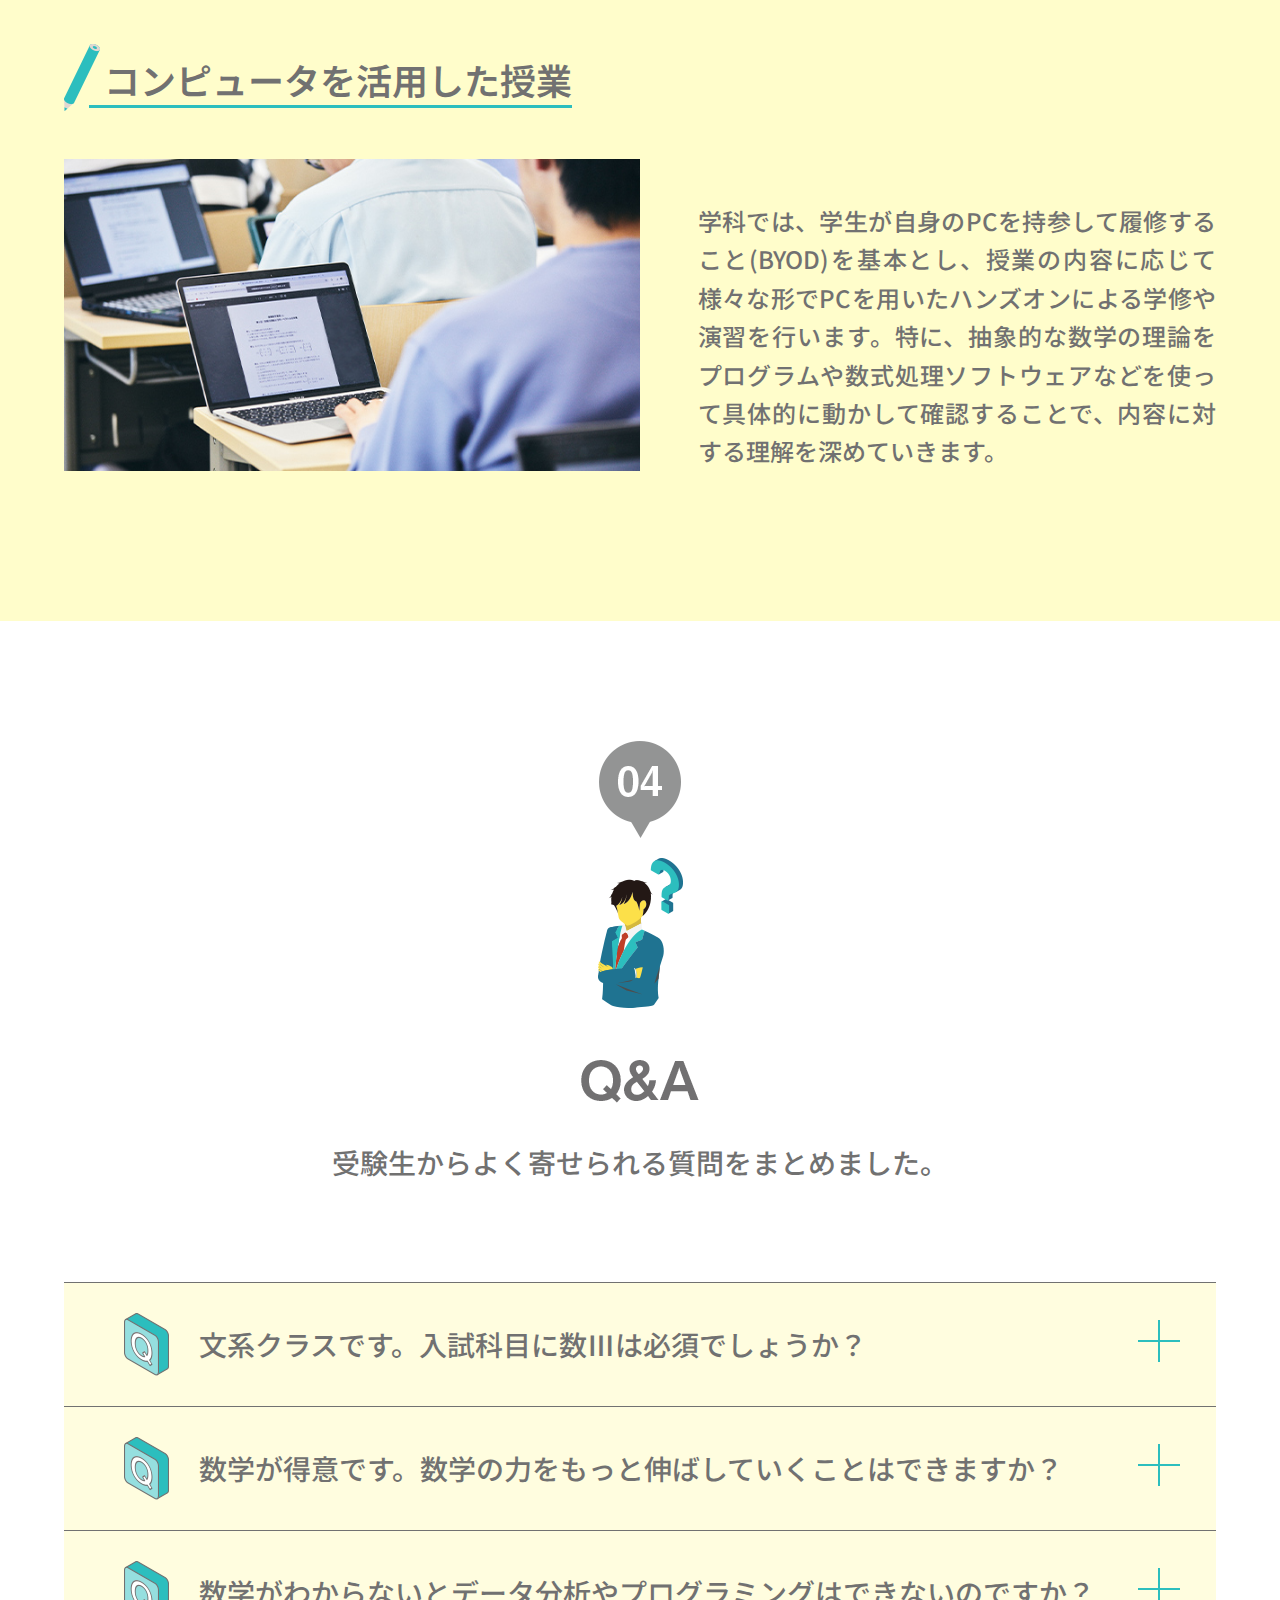
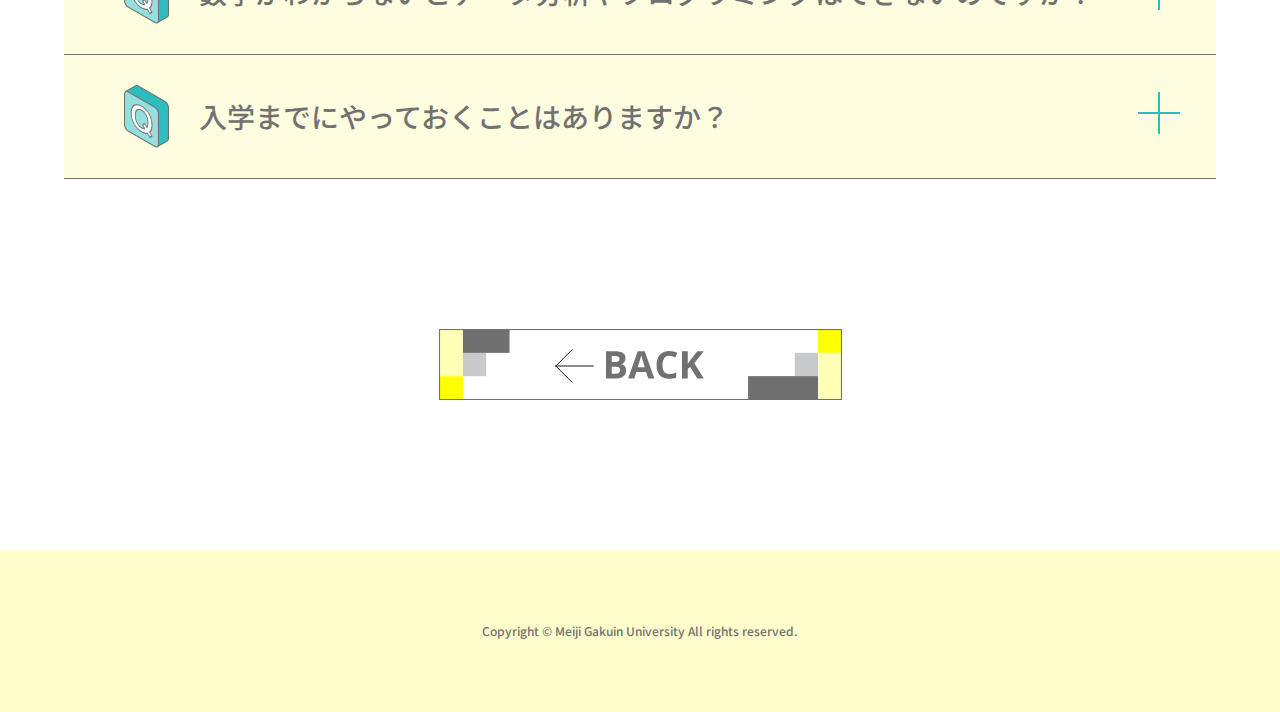
<file: math/index.html>
<!doctype html>
<html lang="ja">
<head>
<meta charset="utf-8">
<meta name="viewport" content="width=device-width, initial-scale=1, maximum-scale=1">
<meta name="format-detection" content="telephone=no">
<title>明治学院大学 情報数理学部 情報数理学科　情報と数理の力で人が主役のAI社会を創る。</title>
<meta name="description" content="明治学院大学 情報数理学部の学びと研究を紹介するページです。3つのコース、人と社会に役立つ学びと研究、卒業後の進路、情報と数理のつながり、授業紹介、Q&Aを掲載。" />
<meta name="keywords" content="明治学院大学,情報数理学部,情報数理学科,情報と数理の力で人が主役のAI社会を創る。" />
<link href="https://fonts.googleapis.com/css2?family=Noto+Sans+JP:wght@100;300;400;500;700;900&family=Source+Sans+Pro:wght@200;300;400;600;700;900&display=swap" rel="stylesheet">
<link href="https://fonts.googleapis.com/css2?family=Source+Sans+Pro:wght@400;600;700;900&display=swap" rel="stylesheet">
<!-- ogp -->
<meta property="og:title" content="明治学院大学 情報数理学部 情報数理学科　情報と数理の力で人が主役のAI社会を創る。" />
<meta property="og:type" content="article" />
<meta property="og:url" content="http://mathinfo.meijigakuin.ac.jp/math/" />
<meta property="og:image" content="http://mathinfo.meijigakuin.ac.jp/assets/images/ogp.jpg" />
<meta property="og:site_name" content="明治学院大学 情報数理学部 情報数理学科　情報と数理の力で人が主役のAI社会を創る。" />
<meta property="og:description" content="明治学院大学 情報数理学部の学びと研究を紹介するページです。3つのコース、人と社会に役立つ学びと研究、卒業後の進路、情報と数理のつながり、授業紹介、Q&Aを掲載。" />
<!-- twitter -->
<meta name="twitter:card" content="summary" />
<meta name="twitter:description" content="明治学院大学 情報数理学部の学びと研究を紹介するページです。3つのコース、人と社会に役立つ学びと研究、卒業後の進路、情報と数理のつながり、授業紹介、Q&Aを掲載。" />
<meta name="twitter:title" content="明治学院大学 情報数理学部 情報数理学科　情報と数理の力で人が主役のAI社会を創る。" />
<meta name="twitter:image" content="http://mathinfo.meijigakuin.ac.jp/assets/images/ogp.jpg" />
<!--  ファビコン -->
<link rel="icon" href="../assets/images/favicon.ico" />
<link rel="stylesheet" type="text/css" href="./js/slick/slick.css" media="all">	
<link rel="stylesheet" type="text/css" href="./css/common.css" media="all">
<link rel="stylesheet" type="text/css" href="./css/index.css" media="all">
<!-- Google tag (gtag.js) -->
<script async src="https://www.googletagmanager.com/gtag/js?id=G-S489SLGFNE"></script>
<script>
	window.dataLayer = window.dataLayer || [];
	function gtag(){dataLayer.push(arguments);}
	gtag('js', new Date());

	gtag('config', 'G-S489SLGFNE');
</script>

</head>
<body>
<div id="wrap">
	<header id="header">
		<figure><a href="https://jpn01.safelinks.protection.outlook.com/?url=https%3A%2F%2Fwww.meijigakuin.ac.jp%2Facademics%2Ffaculty%2Fmathematical_informatics%2F&data=05%7C02%7Ckira%40shinken-ad.co.jp%7C60c19920262e4b76528508dca66dd326%7Cca1473be1eea4559b0baea858e929bdf%7C0%7C0%7C638568237824857451%7CUnknown%7CTWFpbGZsb3d8eyJWIjoiMC4wLjAwMDAiLCJQIjoiV2luMzIiLCJBTiI6Ik1haWwiLCJXVCI6Mn0%3D%7C0%7C%7C%7C&sdata=9pMNVfdM9bDDkd0oV%2Fhi%2BqZ6QJRo4ixqFWcfhJEcQ9U%3D&reserved=0" target="_blank"><img src="./image/hd_logo.png" alt="情報数理学部"></a></figure>
	<!-- header -->
	</header>
	
	<div id="mainVisual">
		<picture>
			<source srcset="./image/main_img_sp.jpg" media="(max-width: 767px)">
			<img src="./image/main_img_pc.jpg" alt="「情報」×「数理」で広がるセカイ">
		</picture>
		
		<figure class="mainText"><img src="./image/main_text.png" alt="「情報」×「数理」で広がるセカイ"></figure>
	<!-- mainVisual -->
	</div>
	
	<main id="container">
		<p class="leadText">セカイを広げる力を、<br>情報数理学部で手に入れよう！</p>
		
		<section class="sec01">
			<div class="contInner01">
				
				<ul class="sec01Flex">
					<li class="sec01Same">
						<a href="#vol01" class="sec01Link smooth">
							<figure class="sec01Num"><img src="./image/part01.png" alt="01"></figure>
							<figure class="sec01Img"><img src="./image/sec01_icon01.png" alt="卒業後の進路"></figure>
							<figure class="sec01Title"><img src="./image/sub_title_text01.png" alt="卒業後の進路"></figure>
						</a>	
					</li>
					<li class="sec01Same">
						<a href="#vol02" class="sec01Link smooth">
							<figure class="sec01Num"><img src="./image/part02.png" alt="02"></figure>
							<figure class="sec01Img"><img src="./image/sec01_icon02.png" alt="情報と数理のつながり"></figure>
							<figure class="sec01Title"><img src="./image/sub_title_text02.png" alt="情報と数理のつながり"></figure>
						</a>	
					</li>
					<li class="sec01Same">
						<a href="#vol03" class="sec01Link smooth">
							<figure class="sec01Num"><img src="./image/part03.png" alt="03"></figure>
							<figure class="sec01Img"><img src="./image/sec01_icon03.png" alt="授業紹介"></figure>
							<figure class="sec01Title"><img src="./image/sub_title_text03.png" alt="授業紹介" class="maxH"></figure>
						</a>	
					</li>
					<li class="sec01Same">
						<a href="#vol04" class="sec01Link smooth">
							<figure class="sec01Num"><img src="./image/part04.png" alt="04"></figure>
							<figure class="sec01Img"><img src="./image/sec01_icon04.png" alt="Q＆A"></figure>
							<figure class="sec01Title"><img src="./image/sub_title_text04.png" alt="Q＆A" class="maxH"></figure>
						</a>	
					</li>
				</ul>
			<!-- contInner01 -->
			</div>
		<!-- sec01 -->
		</section>
		
		<section class="sec02" id="vol01">
			<div class="contInner02">
				<div class="numberArea">
					<figure class="numCircle"><img src="./image/number01.png" alt="01"></figure>
					<figure class="numberIcon"><img src="./image/icon_title01.png" alt="卒業後の進路"></figure>
					<h2 class="numberTitle"><img src="./image/title_text01.png" alt="卒業後の進路" class="maxH02"></h2>
					<p class="numberText">情報数理の学びが活かせる職業の例を紹介します。</p>
				<!-- numerArea -->
				</div>
				
				<ul class="slider">
					<li>
						<div class="imgFlex">
							<figure class="imgSame"><img src="./image/sec02_img01.png" alt="先端ICTを活用した研究開発者"></figure>
							<div class="txtSame">
								<h3 class="borderTitle"><span>先端ICTを活用した研究開発者</span></h3>
								<p>AIや量子コンピューティング技術を使って新しいアルゴリズムやアプリケーションを開発し、さまざまな分野の課題解決に貢献。先端技術の理解と応用力を駆使して、これまでにないソリューションの提供をめざします。研究成果を学術論文として発表する研究開発者もいます。</p>
							<!-- textSame -->
							</div>
						<!-- imgFlex -->
						</div>
					
					</li>
					
					<li>
						<div class="imgFlex">
							<figure class="imgSame"><img src="./image/sec02_img02.png" alt="量子コンピュータ領域のエンジニアやコンサルタント"></figure>
							<div class="txtSame">
								<h3 class="borderTitle"><span>量子コンピュータ領域の<br>
									エンジニアやコンサルタント</span></h3>
								<p>21世紀は“量子”のアイデアに基づいたコンピュータが実用される時代。エンジニアとして新たなソフトウェアを開発したり、コンサルタントとして量子コンピュータの技術を実社会に導入する方法を提案するなど活躍の場が広がります。大学で学ぶ量子の知見が大きな武器となるでしょう。</p>
							<!-- textSame -->
							</div>
						<!-- imgFlex -->
						</div>
					
					</li>
					
					<li>
						<div class="imgFlex">
							<figure class="imgSame"><img src="./image/sec02_img03.png" alt="AI技術の開発と設計"></figure>
							<div class="txtSame">
								<h3 class="borderTitle"><span>AI技術の開発と設計</span></h3>
								<p>人工知能（AI）技術を用いてソフトウェアやシステムを開発し、課題を解決する仕事です。AIモデルの設計と実装をはじめアルゴリズムやAIソフトウェアの開発、評価とテスト、データ管理などを担います。技術革新の最前線で活躍し、さまざまな業界でスキルと知識を応用できます。</p>
							<!-- textSame -->
							</div>
						<!-- imgFlex -->
						</div>
					
					</li>
					
					<li>
						<div class="imgFlex">
							<figure class="imgSame"><img src="./image/sec02_img04.png" alt="データサイエンティスト"></figure>
							<div class="txtSame">
								<h3 class="borderTitle"><span>データサイエンティスト</span></h3>
								<p>数理を活用して大量のデータを分析し、データの背後にある意味を明らかにするのがデータサイエンティスト。データから導き出された結果はビジネスや科学の分野で活用され、課題解決や新たな製品・サービスの開発に役立てられます。データを用いて問題解決するダイナミックな仕事です。</p>
							<!-- textSame -->
							</div>
						<!-- imgFlex -->
						</div>
					
					</li>
					
					<li>
						<div class="imgFlex">
							<figure class="imgSame"><img src="./image/sec02_img05.png" alt="アプリやゲームの開発者"></figure>
							<div class="txtSame">
								<h3 class="borderTitle"><span>アプリやゲームの開発者</span></h3>
								<p>エンターテインメント、効率化、教育などさまざまな目的のためにソフトウェアの設計や実装を行う仕事です。新しいソフトウェアに必要なアルゴリズムを考え出し、数理モデルや物理演算を応用したインターフェースやゲームプレイなどのメカニズムを設計。そこにプログラミングやアニメーション、サウンドなどを加えていき、魅力的なコンテンツを完成させます。</p>
							<!-- textSame -->
							</div>
						<!-- imgFlex -->
						</div>
					
					</li>
					
					<li>
						<div class="imgFlex">
							<figure class="imgSame"><img src="./image/sec02_img06.png" alt="システムエンジニア"></figure>
							<div class="txtSame">
								<h3 class="borderTitle"><span>システムエンジニア</span></h3>
								<p>SE（システムエンジニア）は、企業や組織の情報システムを設計・開発・実装・保守する仕事。専門知識や技術力はもちろん、ユーザーやクライアントのニーズをくみ取る力や、プロジェクトを管理する力も必要です。経験を積んでプロジェクトリーダーやCTO（最高技術責任者）などへキャリアアップとして活躍する道も。</p>
							<!-- textSame -->
							</div>
						<!-- imgFlex -->
						</div>
					
					</li>
					
					
					<li>
						<div class="imgFlex">
							<figure class="imgSame"><img src="./image/sec02_img07.png" alt="セキュリティエンジニア"></figure>
							<div class="txtSame">
								<h3 class="borderTitle"><span>セキュリティエンジニア</span></h3>
								<p>組織のITインフラ、ネットワーク、アプリケーションをサイバー攻撃から保護するための専門家。脅威を予測して防御策を講じ、システムが適切に保護されていることを確認。セキュリティに関する豊富な知見と暗号化技術で、サイバー攻撃の脅威からインターネット利用者を守ります。</p>
							<!-- textSame -->
							</div>
						<!-- imgFlex -->
						</div>
					
					</li>
					
					
					
				</ul>
				
			<!-- contInner02 -->	
			</div>	
		<!-- sec02 -->
		</section>
		
		<section class="sec03" id="vol02">
			<div class="contInner02">
			
				<div class="numberArea">
					<figure class="numCircle"><img src="./image/number02.png" alt="02"></figure>
					<figure class="numberIcon"><img src="./image/icon_title02.png" alt="情報と数理のつながり"></figure>
					<h2 class="numberTitle mb0"><img src="./image/title_text02.png" alt="情報と数理のつながり" class="maxH02"></h2>
				<!-- numerArea -->
				</div>

				<h3 class="quesTitle">
					<span class="quesIcon"><img src="./image/hatena_icon.png" alt="数理の力とは？"></span>
					<span>数理の力とは？</span>
				</h3>
				
				<div class="imgFlex mb100">
					<figure class="imgSame02"><img src="./image/sec03_img01.jpg" alt="セキュリティエンジニア"></figure>
					<div class="txtSame02">
						<p>数理とは“数の理論”という意味で、世の中の現象を数字や図形などで表すことをさします。ネットショッピングで「リコメンド」される仕組みをはじめ、電車の乗り換え検索で最短ルートが表示される仕組み、台風の進路予測にも数理が応用されています。世の中のあらゆる現象を解析し、理論的に予測できるのが数理の魅力です。</p>
					<!-- textSame -->
					</div>
				<!-- imgFlex -->
				</div>
				
				<h3 class="quesTitle">
					<span class="quesIcon"><img src="./image/hatena_icon.png" alt="なぜ、コンピュータを学ぶのに数理が必要なの?"></span>
					<span>なぜ、コンピュータを学ぶのに数理が必要なの?</span>
				</h3>
				
				<div class="borderFlex">
					<div class="borderSame">
						<h4 class="yellowBorder"><span>AI開発や改善に欠かせない要素に</span></h4>
						<p>データからパターンや関係性を学習し、予測や意思決定を行うAI。ここには数学的なモデルやアルゴリズムが使われています。AIの開発はもちろん、より高い性能を引き出す改善には、統計学や最適化理論といった数理的な知識が不可欠なのです。</p>
					<!-- borderSame -->	
					</div>
					<div class="borderSame">
						<h4 class="yellowBorder"><span>ソフトウェア開発の新たな鍵に</span></h4>
						<p>ソフトウェアの設計や開発では、バグやエラーを最小限にする設計や、大量のデータや複雑な処理をスムーズに行えるよう、速度や容量をコントロールする計算が求められます。いかに効果的な設計・開発ができるかは数理の手法に支えられています。</p>
					<!-- borderSame -->	
					</div>
				<!-- borderFlex -->
				</div>
				<p class="alignCenter">情報は変化の激しい分野。一方で数理の学びは不変です。<br>
					数理を学ぶことで、情報領域の変化に対応できるようになります。</p>
				
			<!-- contInner02 -->
			</div>
		<!-- sec03 -->
		</section>
		
		<section class="sec04" id="vol03">
			<div class="contInner02">
				<div class="numberArea">
					<figure class="numCircle"><img src="./image/number03.png" alt="03"></figure>
					<figure class="numberIcon"><img src="./image/icon_title03.png" alt="授業紹介"></figure>
					<h2 class="numberTitle mb0"><img src="./image/title_text03.png" alt="授業紹介" class="maxH02"></h2>
				<!-- numerArea -->
				</div>
			
				<h3 class="pencilTitle"><span>基礎数学演習</span></h3>
				<div class="imgFlex mb100">
					<figure class="imgSame"><img src="./image/sec04_img01.jpg" alt="基礎数学演習" class="max"></figure>
					<div class="txtSame">
						<p>１年次で学ぶ線形代数と解析学は、２年次以降の学修を進める上での基礎となります。基礎数学演習の授業では、線形代数と解析学を少人数クラスに分かれて演習形式で学びます。学生一人一人が自分で解いてきた問題を黒板で解説します。教員や同じクラスの仲間との対話を通じて、講義で学んだ内容の着実な定着を図ります。</p>
					<!-- textSame -->
					</div>
				<!-- imgFlex -->
				</div>
				
				<h3 class="pencilTitle"><span>コンピュータを活用した授業</span></h3>
				<div class="imgFlex">
					<figure class="imgSame"><img src="./image/sec04_img02.jpg" alt="コンピュータを活用した授業" class="max"></figure>
					<div class="txtSame">
						<p>学科では、学生が自身のPCを持参して履修すること(BYOD)を基本とし、授業の内容に応じて様々な形でPCを用いたハンズオンによる学修や演習を行います。特に、抽象的な数学の理論をプログラムや数式処理ソフトウェアなどを使って具体的に動かして確認することで、内容に対する理解を深めていきます。</p>
					<!-- textSame -->
					</div>
				<!-- imgFlex -->
				</div>
				
			<!-- contInner02 -->
			</div>	
		<!-- sec04 -->
		</section>
		
		<section class="sec05" id="vol04">
			<div class="contInner02">
				<div class="numberArea">
					<figure class="numCircle mb20"><img src="./image/number04.png" alt="04"></figure>
					<figure class="numberIcon"><img src="./image/icon_title04.png" alt="Q&amp;A"></figure>
					<h2 class="numberTitle"><img src="./image/title_text04.png" alt="Q&amp;A" class="maxH02"></h2>
					<p class="numberText">受験生からよく寄せられる質問をまとめました。</p>
				<!-- numerArea -->
				</div>
			
				<div class="acWrap fstBorder">
					<div class="acTop">
						<dl class="faqFlex">
							<dt class="faqIcon"><img src="./image/q_icon.png" alt=""></dt>
							<dd>文系クラスです。入試科目に数Ⅲは必須でしょうか？ </dd>
						</dl>	
					</div>
					<div class="acBtm">
						<dl class="faqFlex">
							<dt class="faqIcon"><img src="./image/a_icon.png" alt=""></dt>
							<dd>情報数理学部の一般入学試験では、国語（古文・漢文を除く）・数学（数学Ⅰ、数学Ⅱ、数学A、数学B〈数列〉・数学C〈ベクトル〉）・英語の3教科で合否を判定しますので、数Ⅲを履修していなくても受験が可能です。上記の科目までを理解していれば、数Ⅲの学修範囲は入学後の授業で基礎からしっかりと学べます。</dd>
						</dl>	
					<!-- acBtm -->
					</div>
				<!-- acWrap -->
				</div>
				<div class="acWrap">
					<div class="acTop">
						<dl class="faqFlex">
							<dt class="faqIcon"><img src="./image/q_icon.png" alt=""></dt>
							<dd>数学が得意です。数学の力をもっと伸ばしていくことはできますか？</dd>
						</dl>	
					</div>
					<div class="acBtm">
						<dl class="faqFlex">
							<dt class="faqIcon"><img src="./image/a_icon.png" alt=""></dt>
							<dd>数学が好き、得意な学生は大歓迎です。数Ⅲ未履修者と同じ授業や数学の演習を受けることはありますが、少人数の環境を活かしてひとりひとりをフォローアップしています。数学が得意な人にとっては“数理”という新たな領域に挑戦し、より興味を深めることができるでしょう。</dd>
						</dl>	
					<!-- acBtm -->
					</div>
				<!-- acWrap -->
				</div>
				<div class="acWrap">
					<div class="acTop">
						<dl class="faqFlex">
							<dt class="faqIcon"><img src="./image/q_icon.png" alt=""></dt>
							<dd>数学がわからないとデータ分析やプログラミングはできないのですか？</dd>
						</dl>	
					</div>
					<div class="acBtm">
						<dl class="faqFlex">
							<dt class="faqIcon"><img src="./image/a_icon.png" alt=""></dt>
							<dd>数学がわからないとデータ分析やプログラミングができないわけではありません。しかし、データサイエンスの応用分野をはじめデータ解析や正確なシミュレーション、モデリング、技術の評価などには数理の理解が不可欠です。めまぐるしく変化する情報技術の世界の中で生きていくために、大学で数理を学ぶことは大きな武器になるのです。</dd>
						</dl>	
					<!-- acBtm -->
					</div>
				<!-- acWrap -->
				</div>
				<div class="acWrap">
					<div class="acTop">
						<dl class="faqFlex">
							<dt class="faqIcon"><img src="./image/q_icon.png" alt=""></dt>
							<dd>入学までにやっておくことはありますか？</dd>
						</dl>	
					</div>
					<div class="acBtm">
						<dl class="faqFlex">
							<dt class="faqIcon"><img src="./image/a_icon.png" alt=""></dt>
							<dd>ご自身の履修範囲の中で、数学の内容を復習しておくとよいでしょう。「情報」も習った範囲を復習し、自分自身でもパソコンやソフトウェアを積極的に利用することをおすすめします。</dd>
						</dl>	
					<!-- acBtm -->
					</div>
				<!-- acWrap -->
				</div>
				
				<a href="../index.html" class="back_btn">
					<picture>
						<source srcset="./image/btn_back_sp.svg">
						<img src="./image/btn_back_pc.svg" alt="back">
					</picture>
				</a>
			<!-- contInner02 -->
			</div>	
		<!-- sec04 -->
		</section>
		
		
	<!-- container -->	
	</main>
	<footer id="footer">
		<address>Copyright &copy; Meiji Gakuin University All rights reserved.</address>
	<!-- footer -->
	</footer>
<!-- wrap -->	
</div>	
<script src="https://ajax.googleapis.com/ajax/libs/jquery/3.6.4/jquery.min.js"></script>

<script type="text/javascript" src="./js/slick/slick.min.js"></script>	
<script type="text/javascript" src="./js/function.js"></script>		
<script type="text/javascript" src="./js/switch.js"></script>	
</body>
</html>
</file>
<file: interview/css/common.css>
@charset "UTF-8";
:root {
  --defaultFontSize:2.4rem;
  /*デフォルトで使うfontsize*/
  --defaultFontColor:#717171;
  /*デフォルトで使うfontcolor*/
  --innerSize01:1560px;
  /*.innerのwidth(コンテンツの表示サイズ)*/
  --innerSize02:1280px;
  /*.innerのwidth(コンテンツの表示サイズ)*/
  --maxInnerSize:90%;
  /*.innerのmax-width(コンテンツの表示サイズ)*/
  --mainColor:#717171;
}

/* margin,padding
--------------------------------------------------------------------*/
html,
body,
h1,
h2,
h3,
h4,
h5,
h6,
hr,
div,
p,
pre,
address,
blockquote,
ul,
ol,
dl,
dt,
dd,
form,
fieldset,
header,
nav,
footer,
figure,
section,
article {
  display: block;
  margin: 0;
  padding: 0;
  box-sizing: border-box;
}

/* heading
--------------------------------------------------------------------*/
/* font 
--------------------------------------------------------------------*/
html {
  overflow-y: scroll;
  height: 100%;
  font-size: 62.5%;
}

body {
  word-wrap: break-all;
  overflow-wrap: break-word;
}

address,
em {
  font-style: normal;
}

/* list 
--------------------------------------------------------------------*/
ul, ol {
  list-style-type: none;
}

/* img 
--------------------------------------------------------------------*/
img {
  border: none;
  vertical-align: bottom;
  max-width: 100%;
}

/* form
--------------------------------------------------------------------*/
input,
select,
textarea,
button {
  font-size: inherit;
  line-height: inherit;
}

button {
  cursor: pointer;
}

/* table
--------------------------------------------------------------------*/
table,
thead,
tbody,
tfoot,
tr,
th,
td,
caption,
col,
colgroup {
  text-align: inherit;
  line-height: inherit;
  font-size: 100%;
}

table {
  display: table;
}

thead {
  display: table-header-group;
}

tbody {
  display: table-row-group;
}

tfoot {
  display: table-footer-group;
}

tr {
  display: table-row;
}

th,
td {
  display: table-cell;
}

caption {
  display: table-caption;
}

col {
  display: table-column;
}

colgroup {
  display: table-column-group;
}

/* clearfix
--------------------------------------------------------------------*/
.clearfix:after {
  content: ".";
  display: block;
  height: 0;
  clear: both;
  visibility: hidden;
}

.clearfix {
  display: inline-block;
}

/*IE7用*/
/* Hides from IE-mac \*/
* html .clearfix {
  height: 1%;
}

.clearfix {
  display: block;
}

/* End hide from IE-mac */
/* heading
--------------------------------------------------------------------*/
h1,
h2,
h3,
h4,
h5,
h6 {
  font-weight: 300;
}

/** table **/
table {
  border-collapse: collapse;
  border-spacing: 0;
}

.mt0 {
  margin-top: 0;
}

.mt10 {
  margin-top: 10px;
}

.mt20 {
  margin-top: 20px;
}

.mt30 {
  margin-top: 30px;
}

.mt40 {
  margin-top: 40px;
}

.mt50 {
  margin-top: 50px;
}

.mt60 {
  margin-top: 60px;
}

.mt70 {
  margin-top: 70px;
}

.mt80 {
  margin-top: 80px;
}

.mt90 {
  margin-top: 90px;
}

.mt100 {
  margin-top: 100px;
}

.mb0 {
  margin-bottom: 0 !important;
}

.mb10 {
  margin-bottom: 10px !important;
}

.mb20 {
  margin-bottom: 20px !important;
}

.mb30 {
  margin-bottom: 30px !important;
}

.mb40 {
  margin-bottom: 40px !important;
}

.mb50 {
  margin-bottom: 50px !important;
}

.mb60 {
  margin-bottom: 60px !important;
}

.mb70 {
  margin-bottom: 70px !important;
}

.mb80 {
  margin-bottom: 80px !important;
}

.mb90 {
  margin-bottom: 90px !important;
}

.mb100 {
  margin-bottom: 100px !important;
}

.mr0 {
  margin-right: 0;
}

.mr10 {
  margin-right: 10px;
}

.mr20 {
  margin-right: 20px;
}

.mr30 {
  margin-right: 30px;
}

.mr40 {
  margin-right: 40px;
}

.mr50 {
  margin-right: 50px;
}

.mr60 {
  margin-right: 60px;
}

.mr70 {
  margin-right: 70px;
}

.mr80 {
  margin-right: 80px;
}

.mr90 {
  margin-right: 90px;
}

.mr100 {
  margin-right: 100px;
}

.ml0 {
  margin-left: 0;
}

.ml10 {
  margin-left: 10px;
}

.ml20 {
  margin-left: 20px;
}

.ml30 {
  margin-left: 30px;
}

.ml40 {
  margin-left: 40px;
}

.ml50 {
  margin-left: 50px;
}

.ml60 {
  margin-left: 60px;
}

.ml70 {
  margin-left: 70px;
}

.ml80 {
  margin-left: 80px;
}

.ml90 {
  margin-left: 90px;
}

.ml100 {
  margin-left: 100px;
}

/* メイン
--------------------------------------------------------------------*/
* {
  box-sizing: border-box;
}

body {
  font-family: 'Noto Sans JP', sans-serif;
  font-size: var(--defaultFontSize);
  line-height: 1.6;
  color: var(--defaultFontColor);
  font-weight: 500;
}

/*-------------------------------------------------------------------
	wrap
-------------------------------------------------------------------*/

#wrap {
  padding-top: 80px;
}

/*-------------------------------------------------------------------
	header
-------------------------------------------------------------------*/
#header {
  position: fixed;
  width: 100%;
  top: 0;
  left: 0;
  z-index: 10;
  background: rgba(255, 255, 255, 0.5);
  box-sizing: border-box;
  padding: 10px 5%;
}

#header a {
	transition: all,3s;
}
#header a:hover img {
	opacity: 0.8;
}

/*-------------------------------------------------------------------
	container
-------------------------------------------------------------------*/

.alignLeft {
  text-align: left;
}

.alignCenter {
  text-align: center;
}

.alignRight {
  text-align: right;
}

.contInner01 {
  width: var(--innerSize01);
  max-width: var(--maxInnerSize);
  margin: 0 auto;
}

.contInner02 {
  width: var(--innerSize02);
  max-width: var(--maxInnerSize);
  margin: 0 auto;
}

@media screen and (max-width: 1024px) {
  #wrap {
    padding-top: 60px;
  }
}
/* footer
--------------------------------------------------------------------*/
#footer {
  padding: 75px 0;
  text-align: center;
  line-height: 1.0;
  font-size: 1.2rem;
}

@media screen and (max-width: 1024px) {
  #footer {
    padding: 30px 0;
  }
}
/* iOSでのデフォルトスタイルをリセット */
input[type="submit"],
input[type="reset"],
input[type="button"] {
  border-radius: 0;
  appearance: button;
  border: none;
  box-sizing: border-box;
  cursor: pointer;
}

input[type="submit"]::-webkit-search-decoration,
input[type="reset"]::-webkit-search-decoration,
input[type="button"]::-webkit-search-decoration {
  display: none;
}

input[type="submit"]::focus,
input[type="reset"]::-focus,
input[type="button"]::focus {
  outline-offset: -2px;
}

*:focus {
  outline: none;
}

html {
  -webkit-text-size-adjust: 100%;
}

#global-nav {
  display: none;
}

#header .navbtn {
  display: none;
}

.pcIn {
  display: inline;
}

.pcBl {
  display: block;
}

.spIn, .spBl {
  display: none;
}

@media screen and (max-width: 1024px) {
  body {
    font-size: 1.8rem;
  }

  .pcIn,
  .pcBl {
    display: none;
  }

  .spIn {
    display: inline;
  }

  .spBl {
    display: block;
  }
}

.back_btn{
  width: fit-content;
  display: block;
  margin-inline: auto;
  margin-top: 100px;
  transition: .3s;
}
.back_btn:hover{
  opacity: .7;
}

@media screen and (max-width: 767px) {
	.back_btn{
    max-width: 290px;
    margin-top: 50px;
  }
}
</file>
<file: interview/css/index.css>
:root{--interview-main-color: #ffff00;--container-half: calc(50% - 5px);--container-one-third: calc(100% / 3 - 5px);--container-two-thirds: calc(100% / 3 * 2 - 5px)}.ib{display:inline-block}#container{width:1700px;max-width:90%;margin:0 auto;padding:10px;background-color:var(--interview-main-color);font-feature-settings:"palt";letter-spacing:.1em}#container .mainttl{background-color:#fff;margin-bottom:10px;padding:20px 1.5%}#container .interviewbox{opacity:0;transform:translateY(50px);transition:all .5s}#container .interviewbox.fade-in{opacity:1;transform:none}#container .interviewbox:not(:last-of-type){margin-bottom:10px}#container .interviewbox .mainImage{pointer-events:none;margin-bottom:10px}#container .interviewbox .questionFlex{display:flex;align-items:stretch}#container .interviewbox .questionFlex .questionNumber{flex-shrink:0;line-height:1;margin-right:20px;border-right:2px solid #000}#container .interviewbox .interviewText{padding:40px 2.0833333333vw;background-color:#fff}#container .interviewbox .interviewText.yellow{background-color:#ffffc8}#container .interviewbox .interviewText .questionContent{color:#000;font-weight:700}#container .interviewbox .interviewText .questionContent dt{font-size:4.2rem;line-height:1.4;margin-bottom:15px}#container .interviewbox .interviewText .questionContent dd p{font-size:2.6rem;line-height:1.8;letter-spacing:.01em}#container .interviewbox .gridBox{display:flex;gap:10px;flex-wrap:wrap}#container .interviewbox .gridBox .div01 .questionNumber{padding-right:20px}#container .interviewbox .gridBox .div02 .questionNumber,#container .interviewbox .gridBox .div03 .questionNumber{padding-right:10px}#container .interviewbox#sec01{transform:none;opacity:1}#container .interviewbox#sec01 .gridBox .div01,#container .interviewbox#sec01 .gridBox .gridContainer{width:var(--container-half)}#container .interviewbox#sec01 .gridBox .div01 .questionFlex{margin-bottom:30px}#container .interviewbox#sec01 .gridBox .div02{margin-bottom:10px}#container .interviewbox#sec02 .gridBox .div01{width:var(--container-one-third)}#container .interviewbox#sec02 .gridBox .gridContainer{width:var(--container-two-thirds)}#container .interviewbox#sec02 .gridBox .div02{margin-bottom:10px}#container .interviewbox#sec02 .gridBox .div02 .questionContent dd{display:flex;justify-content:space-between;align-items:center}#container .interviewbox#sec02 .gridBox .div02 .questionContent dd p{width:63.0736392743%}#container .interviewbox#sec02 .gridBox .div02 .questionContent dd figure{width:33.6179295624%}#container .interviewbox#sec03 .gridBox .div01{width:100%}#container .interviewbox#sec03 .gridBox .div02{width:var(--container-two-thirds)}#container .interviewbox#sec03 .gridBox .div02 .questionContent dd{display:flex;justify-content:space-between;align-items:center}#container .interviewbox#sec03 .gridBox .div02 .questionContent dd p{width:36.9542066028%}#container .interviewbox#sec03 .gridBox .div02 .questionContent dd figure{width:59.8509052183%}#container .interviewbox#sec03 .gridBox .div03{width:var(--container-one-third)}#container .interviewbox#sec04 .gridBox .gridContainer{width:var(--container-two-thirds)}#container .interviewbox#sec04 .gridBox .div01{margin-bottom:10px}#container .interviewbox#sec04 .gridBox .div02 .questionContentFlex{display:flex;align-items:center;justify-content:space-between}#container .interviewbox#sec04 .gridBox .div02 .questionContentFlex .questionContent{width:57.0663811563%}#container .interviewbox#sec04 .gridBox .div02 .questionContentFlex figure{width:39.6145610278%}#container .interviewbox#sec04 .gridBox .div03{width:var(--container-one-third)}#container .interviewbox#sec05 .gridBox .gridContainer{width:var(--container-half)}#container .interviewbox#sec05 .gridBox .gridContainer .div01{margin-bottom:10px}#container .interviewbox#sec05 .gridBox .div02{width:var(--container-half)}#container .interviewbox#sec05 .gridBox .div03.spShow{display:none}#container .interviewbox#data .gridBox .gridContainer{width:var(--container-two-thirds)}#container .interviewbox#data .gridBox .interviewText{background-color:#e6e6e6}#container .interviewbox#data .gridBox .interviewText .questionContent{padding-left:15px;border-left:2px solid #000}#container .interviewbox#data .gridBox .interviewText.div01{margin-bottom:10px}#container .interviewbox#data .gridBox .interviewText.div01 .questionFlex{justify-content:space-between}#container .interviewbox#data .gridBox .interviewText.div01 .questionFlex .container-text{width:50.4854368932%}#container .interviewbox#data .gridBox .interviewText.div01 .questionFlex .container-text h2{margin-bottom:30px}#container .interviewbox#data .gridBox .interviewText.div01 .questionFlex .container-graph{width:46.6019417476%}#container .interviewbox#data .gridBox .interviewText.div02{background-color:var(--interview-main-color);padding:0}#container .interviewbox#data .gridBox .interviewText.div03{width:var(--container-one-third)}#container .interviewbox#data .gridBox .interviewText.div03 .questionContent{margin-bottom:70px}#container .acButton{display:none;pointer-events:none}@media screen and (max-width: 1400px){:root{--container-half: 100%;--container-one-third: 100%;--container-two-thirds: 100%}#container .interviewbox .gridBox{display:block}#container .interviewbox .gridBox .interviewText{padding:40px 5%}#container .interviewbox .gridBox .interviewText:not(:last-of-type){margin-bottom:10px}#container .interviewbox .questionFlex .questionNumber{max-width:17%}#container .interviewbox#sec04 .gridBox .gridContainer{margin-bottom:10px}#container .interviewbox#sec05 .gridBox .div03.pcShow{display:none}#container .interviewbox#sec05 .gridBox .div03.spShow{display:block}#container .interviewbox#data .gridBox .gridContainer{margin-bottom:10px}}@media screen and (max-width: 768px){#container .mainttl{padding:1.5%}#container .interviewbox .mainImage{pointer-events:all;position:relative;padding-bottom:50px}#container .interviewbox .mainImage::after{position:absolute;content:"";width:35px;height:19px;background-image:url(../image/acButton_arrow.png);background-repeat:no-repeat;transition:all .3s;bottom:25px;left:50%;transform:translateX(-50%) translateY(75%)}#container .interviewbox .mainImage.move::after{transform:translateX(-50%) translateY(75%) rotate(180deg)}#container .interviewbox .gridBox{display:none}#container .interviewbox .gridBox .interviewText .questionNumber{padding-right:15px;margin-right:15px}#container .interviewbox .interviewText .questionContent dt{font-size:2rem}#container .interviewbox .interviewText .questionContent dd p{font-size:1.6rem}#container .interviewbox#data .gridBox{display:block}#container .interviewbox#sec01 .gridBox .div01 .questionFlex{margin-bottom:20px}#container .interviewbox#sec02 .gridBox .div02 .questionFlex{margin-bottom:20px}#container .interviewbox#sec02 .gridBox .div02 .questionFlex .questionContent dd p{width:auto}#container .interviewbox#sec03 .gridBox .div02 .questionFlex{margin-bottom:20px}#container .interviewbox#sec03 .gridBox .div02 .questionFlex .questionContent dd p{width:auto}#container .interviewbox#sec04 .gridBox .div02 .questionFlex{margin-bottom:20px}#container .interviewbox#sec04 .gridBox .div02 .questionFlex .questionContent{width:auto}#container .interviewbox#data .gridBox .interviewText.div01 .questionFlex{display:block}#container .interviewbox#data .gridBox .interviewText.div01 .questionFlex .container-text{width:auto;margin-bottom:30px}#container .interviewbox#data .gridBox .interviewText.div01 .questionFlex .container-text h2{max-width:80%}#container .interviewbox#data .gridBox .interviewText.div01 .questionFlex .container-graph{width:80%;margin:0 auto;text-align:center}#container .interviewbox#data .gridBox .interviewText.div03 .questionContent{margin-bottom:30px}#container .interviewbox#data .gridBox .interviewText.div03 .questionGraph{width:80%;margin:0 auto;text-align:center}}:not(:root) .gridContainer{overflow:hidden}:not(:root) .gridContainer .interviewText:not(:first-of-type):last-of-type{height:100%}/*# sourceMappingURL=index.css.map */
</file>
<file: math/css/common.css>
@charset "UTF-8";
:root {
  --defaultFontSize:2.4rem;
  /*デフォルトで使うfontsize*/
  --defaultFontColor:#717171;
  /*デフォルトで使うfontcolor*/
  --innerSize01:1560px;
  /*.innerのwidth(コンテンツの表示サイズ)*/
  --innerSize02:1280px;
  /*.innerのwidth(コンテンツの表示サイズ)*/
  --maxInnerSize:90%;
  /*.innerのmax-width(コンテンツの表示サイズ)*/
  --mainColor:#717171;
}

/* margin,padding
--------------------------------------------------------------------*/
html,
body,
h1,
h2,
h3,
h4,
h5,
h6,
hr,
div,
p,
pre,
address,
blockquote,
ul,
ol,
dl,
dt,
dd,
form,
fieldset,
header,
nav,
footer,
figure,
section,
article {
  display: block;
  margin: 0;
  padding: 0;
  box-sizing: border-box;
}

/* heading
--------------------------------------------------------------------*/
/* font 
--------------------------------------------------------------------*/
html {
  overflow-y: scroll;
  height: 100%;
  font-size: 62.5%;
}

body {
  word-wrap: break-all;
  overflow-wrap: break-word;
}

address,
em {
  font-style: normal;
}

/* list 
--------------------------------------------------------------------*/
ul, ol {
  list-style-type: none;
}

/* img 
--------------------------------------------------------------------*/
img {
  border: none;
  vertical-align: bottom;
  max-width: 100%;
}

/* form
--------------------------------------------------------------------*/
input,
select,
textarea,
button {
  font-size: inherit;
  line-height: inherit;
}

button {
  cursor: pointer;
}

/* table
--------------------------------------------------------------------*/
table,
thead,
tbody,
tfoot,
tr,
th,
td,
caption,
col,
colgroup {
  text-align: inherit;
  line-height: inherit;
  font-size: 100%;
}

table {
  display: table;
}

thead {
  display: table-header-group;
}

tbody {
  display: table-row-group;
}

tfoot {
  display: table-footer-group;
}

tr {
  display: table-row;
}

th,
td {
  display: table-cell;
}

caption {
  display: table-caption;
}

col {
  display: table-column;
}

colgroup {
  display: table-column-group;
}

/* clearfix
--------------------------------------------------------------------*/
.clearfix:after {
  content: ".";
  display: block;
  height: 0;
  clear: both;
  visibility: hidden;
}

.clearfix {
  display: inline-block;
}

/*IE7用*/
/* Hides from IE-mac \*/
* html .clearfix {
  height: 1%;
}

.clearfix {
  display: block;
}

/* End hide from IE-mac */
/* heading
--------------------------------------------------------------------*/
h1,
h2,
h3,
h4,
h5,
h6 {
  font-weight: 300;
}

/** table **/
table {
  border-collapse: collapse;
  border-spacing: 0;
}

.mt0 {
  margin-top: 0;
}

.mt10 {
  margin-top: 10px;
}

.mt20 {
  margin-top: 20px;
}

.mt30 {
  margin-top: 30px;
}

.mt40 {
  margin-top: 40px;
}

.mt50 {
  margin-top: 50px;
}

.mt60 {
  margin-top: 60px;
}

.mt70 {
  margin-top: 70px;
}

.mt80 {
  margin-top: 80px;
}

.mt90 {
  margin-top: 90px;
}

.mt100 {
  margin-top: 100px;
}

.mb0 {
  margin-bottom: 0 !important;
}

.mb10 {
  margin-bottom: 10px !important;
}

.mb20 {
  margin-bottom: 20px !important;
}

.mb30 {
  margin-bottom: 30px !important;
}

.mb40 {
  margin-bottom: 40px !important;
}

.mb50 {
  margin-bottom: 50px !important;
}

.mb60 {
  margin-bottom: 60px !important;
}

.mb70 {
  margin-bottom: 70px !important;
}

.mb80 {
  margin-bottom: 80px !important;
}

.mb90 {
  margin-bottom: 90px !important;
}

.mb100 {
  margin-bottom: 100px !important;
}

.mr0 {
  margin-right: 0;
}

.mr10 {
  margin-right: 10px;
}

.mr20 {
  margin-right: 20px;
}

.mr30 {
  margin-right: 30px;
}

.mr40 {
  margin-right: 40px;
}

.mr50 {
  margin-right: 50px;
}

.mr60 {
  margin-right: 60px;
}

.mr70 {
  margin-right: 70px;
}

.mr80 {
  margin-right: 80px;
}

.mr90 {
  margin-right: 90px;
}

.mr100 {
  margin-right: 100px;
}

.ml0 {
  margin-left: 0;
}

.ml10 {
  margin-left: 10px;
}

.ml20 {
  margin-left: 20px;
}

.ml30 {
  margin-left: 30px;
}

.ml40 {
  margin-left: 40px;
}

.ml50 {
  margin-left: 50px;
}

.ml60 {
  margin-left: 60px;
}

.ml70 {
  margin-left: 70px;
}

.ml80 {
  margin-left: 80px;
}

.ml90 {
  margin-left: 90px;
}

.ml100 {
  margin-left: 100px;
}

/* メイン
--------------------------------------------------------------------*/
* {
  box-sizing: border-box;
}

body {
  font-family: 'Noto Sans JP', sans-serif;
  font-size: var(--defaultFontSize);
  line-height: 1.6;
  color: var(--defaultFontColor);
  font-weight: 500;
}

/*-------------------------------------------------------------------
	wrap
-------------------------------------------------------------------*/
/*-------------------------------------------------------------------
	header
-------------------------------------------------------------------*/
#header {
  position: fixed;
  width: 100%;
  top: 0;
  left: 0;
  z-index: 10;
  display: none;
  background: rgba(255, 255, 255, 0.5);
  box-sizing: border-box;
  padding: 10px 5%;
}

/*-------------------------------------------------------------------
	container
-------------------------------------------------------------------*/
#container {
  padding: 150px 0 50px;
}

.alignLeft {
  text-align: left;
}

.alignCenter {
  text-align: center;
}

.alignRight {
  text-align: right;
}

.contInner01 {
  width: var(--innerSize01);
  max-width: var(--maxInnerSize);
  margin: 0 auto;
}

.contInner02 {
  width: var(--innerSize02);
  max-width: var(--maxInnerSize);
  margin: 0 auto;
}

@media screen and (max-width: 1024px) {
  #container {
    padding: 50px 0 20px;
  }
}
/* footer
--------------------------------------------------------------------*/
#footer {
  padding: 75px 0;
  text-align: center;
  line-height: 1.0;
  background: #fffdcb;
  font-size: 1.2rem;
}

@media screen and (max-width: 1024px) {
  #footer {
    padding: 30px 0;
  }
}
/* iOSでのデフォルトスタイルをリセット */
input[type="submit"],
input[type="reset"],
input[type="button"] {
  border-radius: 0;
  appearance: button;
  border: none;
  box-sizing: border-box;
  cursor: pointer;
}

input[type="submit"]::-webkit-search-decoration,
input[type="reset"]::-webkit-search-decoration,
input[type="button"]::-webkit-search-decoration {
  display: none;
}

input[type="submit"]::focus,
input[type="reset"]::-focus,
input[type="button"]::focus {
  outline-offset: -2px;
}

*:focus {
  outline: none;
}

html {
  -webkit-text-size-adjust: 100%;
}

#global-nav {
  display: none;
}

#header .navbtn {
  display: none;
}

.pcIn {
  display: inline;
}

.pcBl {
  display: block;
}

.spIn, .spBl {
  display: none;
}

@media screen and (max-width: 1024px) {
  body {
    font-size: 1.8rem;
  }

  .pcIn,
  .pcBl {
    display: none;
  }

  .spIn {
    display: inline;
  }

  .spBl {
    display: block;
  }
}
</file>
<file: math/css/index.css>
/* index */
#mainVisual {
  position: relative;
}

#mainVisual picture {
  width: 100%;
}

.mainText {
  width: 1285px;
  max-width: 70%;
  position: absolute;
  top: 50%;
  left: 50%;
  transform: translate(-50%, -50%);
}

.leadText {
  max-width: var(--maxWidSize);
  margin: 0 auto 150px;
  text-align: center;
  font-size: 4.8rem;
  font-weight: 600;
  line-height: 1.4;
}

.sec01 {
  position: relative;
  padding-bottom: 180px;
}

.sec01::after {
  position: absolute;
  left: 0;
  bottom: 0;
  width: 100%;
  height: 50%;
  content: '';
  background: #fffdcb;
  z-index: -1;
}

.sec01Flex {
  display: flex;
  justify-content: space-between;
}

.sec01Flex .sec01Same {
  width: 23.5%;
  box-sizing: border-box;
  border: 3px solid #fff528;
  background: #fff;
  position: relative;
}

.sec01Same::before {
  z-index: 1;
  background-color: #fff528;
  width: 35px;
  height: 35px;
  clip-path: polygon(0 0, 100% 0%, 0 100%);
  content: '';
  position: absolute;
  top: 0;
  left: 0;
}

.sec01Link {
  display: block;
  position: relative;
  padding: 100px 3% 30px;
  height: 100%;
  box-sizing: border-box;
  color: var(--defaultFontColor);
  text-decoration: none;
  transition: all,.3s;
}

.sec01Num {
  font-size: 7.2rem;
  font-weight: 600;
  line-height: 1.0;
  position: absolute;
  top: 10px;
  left: 5%;
}

.sec01Img {
  text-align: center;
  display: flex;
  min-height: 280px;
  width: 100%;
  justify-content: center;
  align-items: center;
}

.sec01Title {
  text-align: center;
  display: flex;
  width: 100%;
  height: 2em;
  line-height: 1.2;
  justify-content: center;
  align-items: center;
  font-size: 4.2rem;
  font-weight: 600;
}

.sec01Link:hover {
  opacity: 0.7;
}

.sec02 {
  padding: 50px 0 150px;
}

.sec03,
.sec04 {
  padding: 120px 0 150px;
}
.sec05 {
  padding: 120px 0 100px;
}

.sec02,
.sec04 {
  background: #fffdcb;
}

.numberArea {
  text-align: center;
  margin-bottom: 100px;
}

.numberTitle {
  font-size: 5.4rem;
  font-weight: 600;
  line-height: 1.2;
  margin-bottom: 40px;
}

.numberText {
  font-size: 2.8rem;
  font-weight: 500;
  line-height: 1.4;
}

.numberIcon {
  margin-bottom: 30px;
}

.numCircle {
  margin: 0 auto 40px;
}

.slider {
  padding-bottom: 120px;
  position: relative;
}

.imgFlex {
  display: flex;
  justify-content: space-between;
  align-items: flex-end;
}
.imgFlex .imgSame {
  width: 50%;
}
.imgFlex .txtSame {
  width: 45%;
  font-size: 2.4rem;
  line-height: 1.6;
  text-align: justify;
}
.imgFlex .imgSame02 {
  width: 62%;
}
.imgFlex .txtSame02 {
  width: 33%;
  font-size: 2.4rem;
  line-height: 1.6;
  text-align: justify;
}

.borderTitle {
  line-height: 1.8;
  margin-bottom: 30px;
}
.borderTitle span {
  font-weight: 500;
  font-size: 2.8rem;
  border-bottom: 3px solid #2cbebe;
}

.quesTitle {
  display: flex;
  line-height: 1.2;
  margin-bottom: 40px;
  font-size: 3.6rem;
  font-weight: 500;
  align-items: flex-end;
}
.quesTitle .quesIcon {
  flex-shrink: 0;
  margin-right: 15px;
}

.borderFlex {
  display: flex;
  justify-content: center;
  border: 1px solid #2cbebe;
  padding: 40px 0;
  margin-bottom: 70px;
}
.borderFlex .borderSame {
  width: 45%;
  text-align: justify;
}
.borderFlex .borderSame:nth-child(n + 2) {
  margin-left: 4%;
  padding-left: 4%;
  border-left: 1px solid #2cbebe;
}

.yellowBorder {
  font-size: 2.8rem;
  font-weight: 600;
  line-height: 1.4;
  margin-bottom: 20px;
}
.yellowBorder span {
  border-bottom: 3px solid #fff528;
}

.pencilTitle {
  position: relative;
  padding-left: 25px;
  margin-bottom: 50px;
}
.pencilTitle ::before {
  background: url("../image/pencil_icon.png") left top no-repeat;
  width: 36px;
  height: 67px;
  background-size: cover;
  content: '';
  position: absolute;
  bottom: -2px;
  left: 0;
}
.pencilTitle span {
  font-weight: 600;
  font-size: 3.6rem;
  border-bottom: 3px solid #2cbebe;
  padding-left: 15px;
}

/* acordion */
.acTop {
  position: relative;
  background: #fffddf;
  padding: 30px 100px 30px 60px;
  font-size: 2.8rem;
  cursor: pointer;
  border-bottom: 1px solid #717171;
}

.fstBorder {
  border-top: 1px solid #717171;
}

.acTop::before,
.acTop::after {
  content: "";
  position: absolute;
  right: 2.0em;
  top: 30%;
  transform: translateY(-50%);
  width: 2px;
  height: 1.5em;
  background-color: #2cbebe;
  transition: all 0.3s;
}

.acTop::after {
  transform: rotate(90deg);
}

.acTop::before {
  transform: translateY(0);
}

.acTop.dBlock::before {
  transform: rotate(90deg);
}

.acTop.dBlock.acOpen::before {
  transform: rotate(0);
}

.acTop.acOpen::before {
  transform: rotate(90deg);
}

.acBtm {
  padding: 50px 60px;
  display: none;
  font-size: 2.2rem;
  line-height: 1.4;
  border-bottom: 1px solid #717171;
}

.acBtm.dBlock {
  display: block;
}

.faqFlex {
  display: flex;
  align-items: center;
}
.faqFlex .faqIcon {
  flex-shrink: 0;
  margin-right: 30px;
}

/* slick */
.slick-dots {
  position: absolute;
  bottom: 0;
  display: block;
  width: 100%;
  padding: 0;
  margin: 0;
  list-style: none;
  text-align: center;
}

.slick-dots li {
  position: relative;
  display: inline-block;
  width: 12px;
  height: 12px;
  margin: 0 5px;
  padding: 0;
  cursor: pointer;
}

.slick-dots li button {
  font-size: 0;
  line-height: 1.0;
  display: block;
  width: 12px;
  height: 12px;
  padding: 0;
  cursor: pointer;
  color: transparent;
  border: 0;
  outline: none;
  background: none;
  border: 1px solid #939494;
  border-radius: 50%;
  box-sizing: border-box;
}

.slick-dots li button:hover,
.slick-dots li button:focus {
  outline: none;
}

.slick-dots li button:hover:before,
.slick-dots li button:focus:before {
  opacity: 1;
}

.slick-dots li button:before {
  position: absolute;
  top: 0;
  left: 0;
  content: '';
  width: 100%;
  height: 100%;
  border-radius: 50%;
}

.slick-dots li:hover button:before,
.slick-dots li:focus button:before,
.slick-dots li.slick-active button:before {
  background: #939494;
}

.prev-arrow,
.next-arrow {
  display: block;
  width: 38px;
  height: 22px;
  transition: all .3s ease;
  cursor: pointer;
  position: relative;
  z-index: 10;
}

.prev-arrow {
  position: absolute;
  top: 50%;
  left: -150px;
  transform: translateY(-50%);
  background: url("../image/arrow_left.png") left top no-repeat;
  background-size: cover;
}

.next-arrow {
  position: absolute;
  top: 50%;
  right: -150px;
  transform: translateY(-50%);
  background: url("../image/arrow_right.png") left top no-repeat;
  background-size: cover;
}

.back_btn{
  width: fit-content;
  display: block;
  margin-inline: auto;
  margin-top: 150px;
  transition: .3s;
}
.back_btn:hover{
  opacity: .7;
}
@media screen and (max-width: 1400px) {
  .sec01Link {
    padding: 50px 3% 30px;
  }

  .sec01Num {
    font-size: 6.2rem;
    top: 15px;
  }

  .sec01Title {
    font-size: 3.2rem;
  }

  .prev-arrow {
    left: -3%;
  }

  .next-arrow {
    right: -3%;
  }
}
@media screen and (max-width: 1024px) {
  .mainText {
    max-width: 80%;
    left: auto;
    transform: translate(0, -50%);
    right: 5%;
  }

  .leadText {
    margin: 0 auto 40px;
    font-size: 2.4rem;
  }

  .sec01 {
    padding-bottom: 80px;
		padding-top: 40px;
  }
	
	.sec01::after {
  position: absolute;
  	height: 100%;
  }

  .sec01Flex {
    flex-wrap: wrap;
  }

  .sec01Flex .sec01Same {
    width: 48%;
    border: 2px solid #fff528;
  }

  .sec01Flex .sec01Same:nth-child(n + 3) {
    margin-top: 30px;
  }

  .sec01Same::before {
    width: 25px;
    height: 25px;
  }

  .sec01Link {
    padding: 50px 5% 20px;
  }

  .sec01Num {
    font-size: 5.0rem;
    font-weight: 600;
    line-height: 1.0;
    position: absolute;
    top: 5px;
    left: 10%;
  }

  .sec01Num img {
    max-height: 40px;
  }

  .sec01Img {
    min-height: 200px;
    max-height: 200px;
    margin-bottom: 10px;
  }

  .sec01Img img {
    max-height: 150px;
    max-width: 80%;
  }

  .sec01Title {
    font-size: 2.0rem;
  }

  .sec02 {
    padding: 20px 0 70px;
  }

  .sec03,
  .sec04,
  .sec05 {
    padding: 60px 0 70px;
  }

  .numberArea {
    text-align: center;
    margin-bottom: 50px;
  }

  .numberTitle {
    margin-bottom: 30px;
  }

  .numCircle {
    margin-bottom: 20px;
  }

  .numberText {
    font-size: 1.8rem;
    font-weight: 500;
    line-height: 1.4;
  }

  .numberIcon {
    max-width: 40%;
    margin: 0 auto;
  }

  .slider {
    padding-bottom: 40px;
  }

  .imgFlex {
    display: block;
  }
  .imgFlex .imgSame {
    width: auto;
    text-align: center;
    margin-bottom: 30px;
  }
  .imgFlex .imgSame img {
    max-width: 70%;
    margin: 0 auto;
  }
  .imgFlex .imgSame img.max {
    max-width: 100%;
  }
  .imgFlex .txtSame {
    width: auto;
    font-size: 1.8rem;
  }
  .imgFlex .imgSame02 {
    width: auto;
    text-align: center;
    margin-bottom: 30px;
  }
  .imgFlex .txtSame02 {
    width: auto;
    font-size: 1.8rem;
  }

  .borderTitle {
    line-height: 1.8;
    margin-bottom: 30px;
  }
  .borderTitle span {
    font-weight: 500;
    font-size: 2.0rem;
    border-bottom: 2px solid #2cbebe;
  }

  .prev-arrow {
    top: 20%;
    transform: translateY(0);
  }

  .next-arrow {
    top: 20%;
    transform: translateY(0);
  }

  .quesTitle {
    margin-bottom: 30px;
    font-size: 2.4rem;
    align-items: flex-start;
  }
  .quesTitle .quesIcon {
    flex-shrink: 0;
    margin-right: 15px;
  }

  .borderFlex {
    display: block;
    border: 1px solid #2cbebe;
    padding: 30px 5%;
    margin-bottom: 50px;
  }
  .borderFlex .borderSame {
    width: auto;
    text-align: justify;
  }
  .borderFlex .borderSame:nth-child(n + 2) {
    margin: 30px 0 0;
    padding: 30px 0 0;
    border-left: none;
    border-top: 1px solid #2cbebe;
  }

  .yellowBorder {
    font-size: 2.4rem;
  }

  .pencilTitle {
    margin-bottom: 30px;
  }
  .pencilTitle ::before {
    width: 18px;
    height: 34px;
    background-size: cover;
    content: '';
    position: absolute;
    bottom: -2px;
    left: 0;
  }
  .pencilTitle span {
    font-size: 2.4rem;
    border-bottom: 2px solid #2cbebe;
    padding-left: 10px;
  }

  .maxH {
    max-height: 25px;
  }

  .maxH02 {
    max-height: 30px;
  }

  /* acordion */
  .acTop {
    position: relative;
    background: #fffddf;
    padding: 15px 40px 15px 30px;
    font-size: 1.8rem;
    cursor: pointer;
    border-bottom: 1px solid #717171;
  }

  .acTop::before,
  .acTop::after {
    content: "";
    position: absolute;
    right: 1.0em;
    top: 30%;
    transform: translateY(-50%);
    width: 2px;
    height: 1.0em;
    background-color: #2cbebe;
    transition: all 0.3s;
  }

  .acTop::after {
    transform: rotate(90deg);
  }

  .acTop::before {
    transform: translateY(0);
  }

  .acTop.dBlock::before {
    transform: rotate(90deg);
  }

  .acTop.dBlock.acOpen::before {
    transform: rotate(0);
  }

  .acTop.acOpen::before {
    transform: rotate(90deg);
  }

  .acBtm {
    padding: 15px 30px;
    display: none;
    font-size: 1.6rem;
    line-height: 1.4;
    border-bottom: 1px solid #717171;
  }

  .faqFlex {
    display: flex;
    align-items: flex-start;
  }
  .faqFlex .faqIcon {
    flex-shrink: 0;
    width: 30px;
    margin-right: 20px;
  }
  .back_btn{
    max-width: 290px;
    margin-top: 90px;
  }
}
</file>
